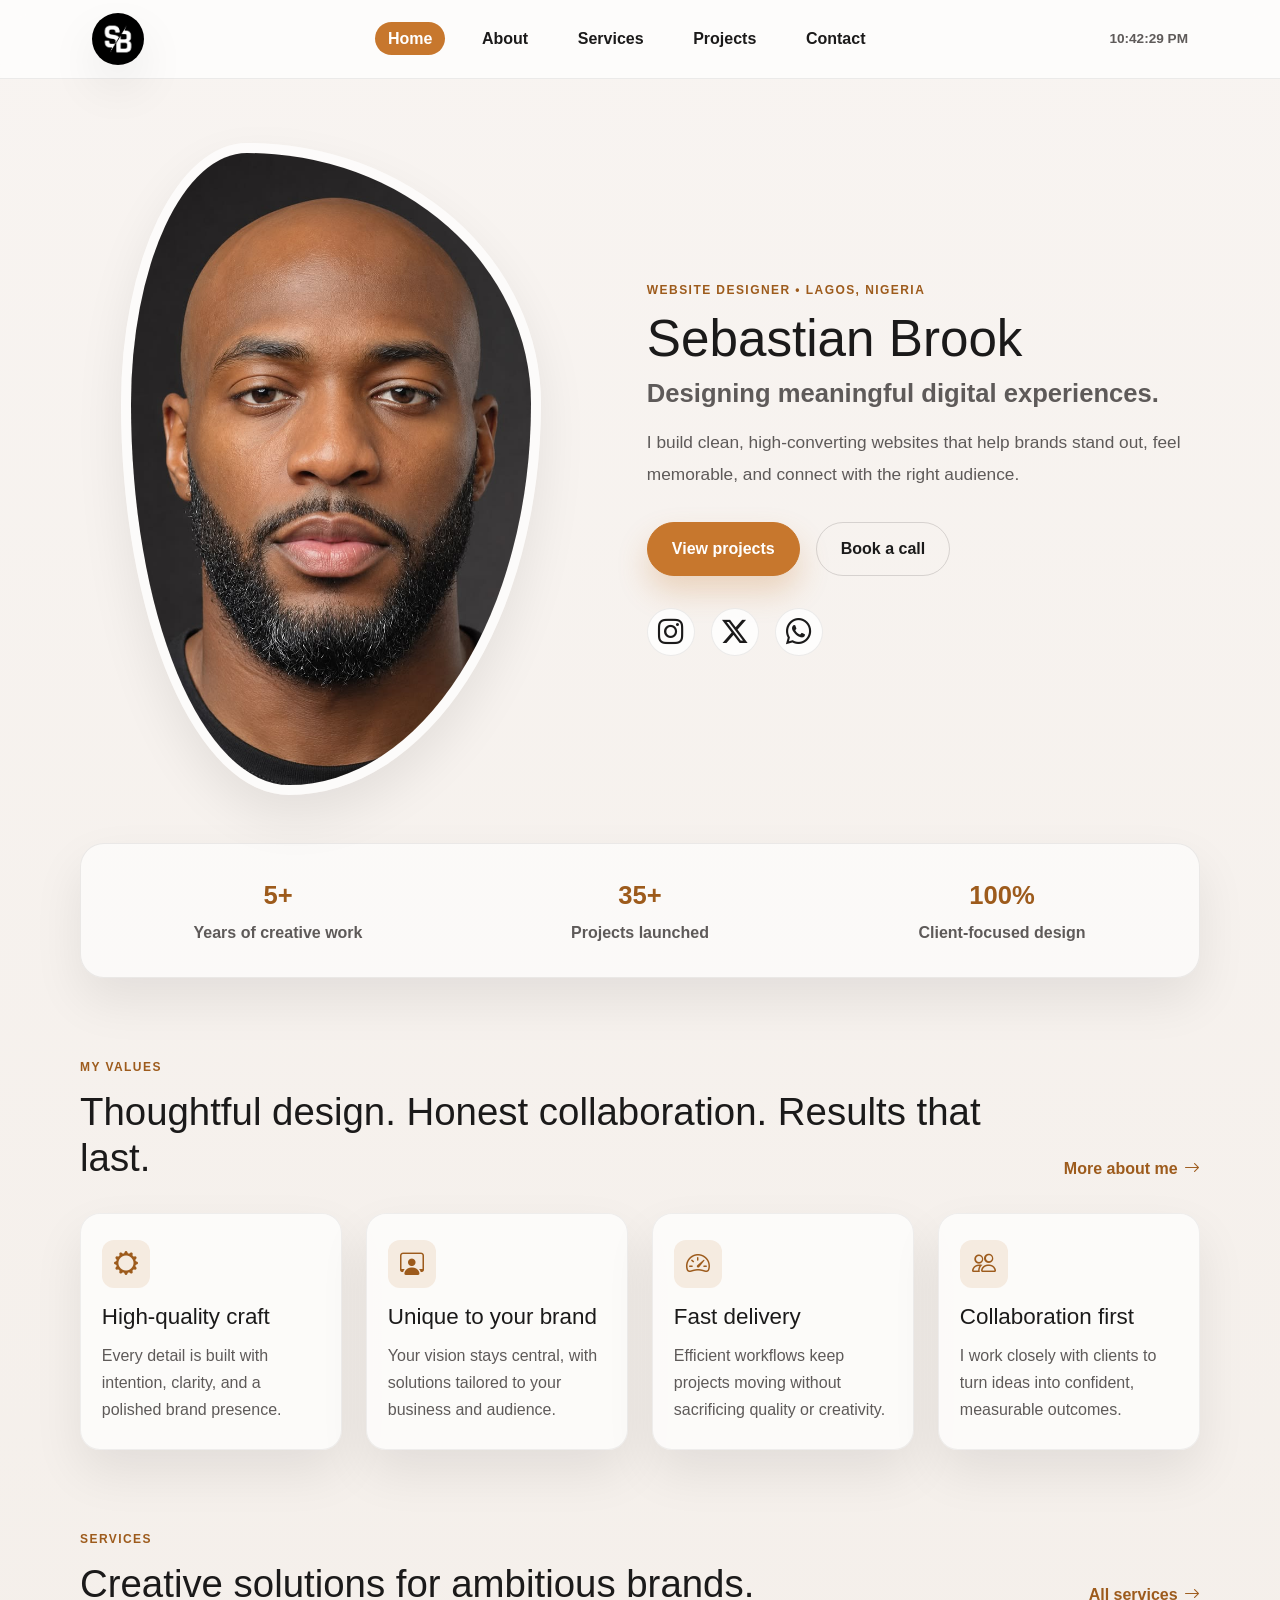
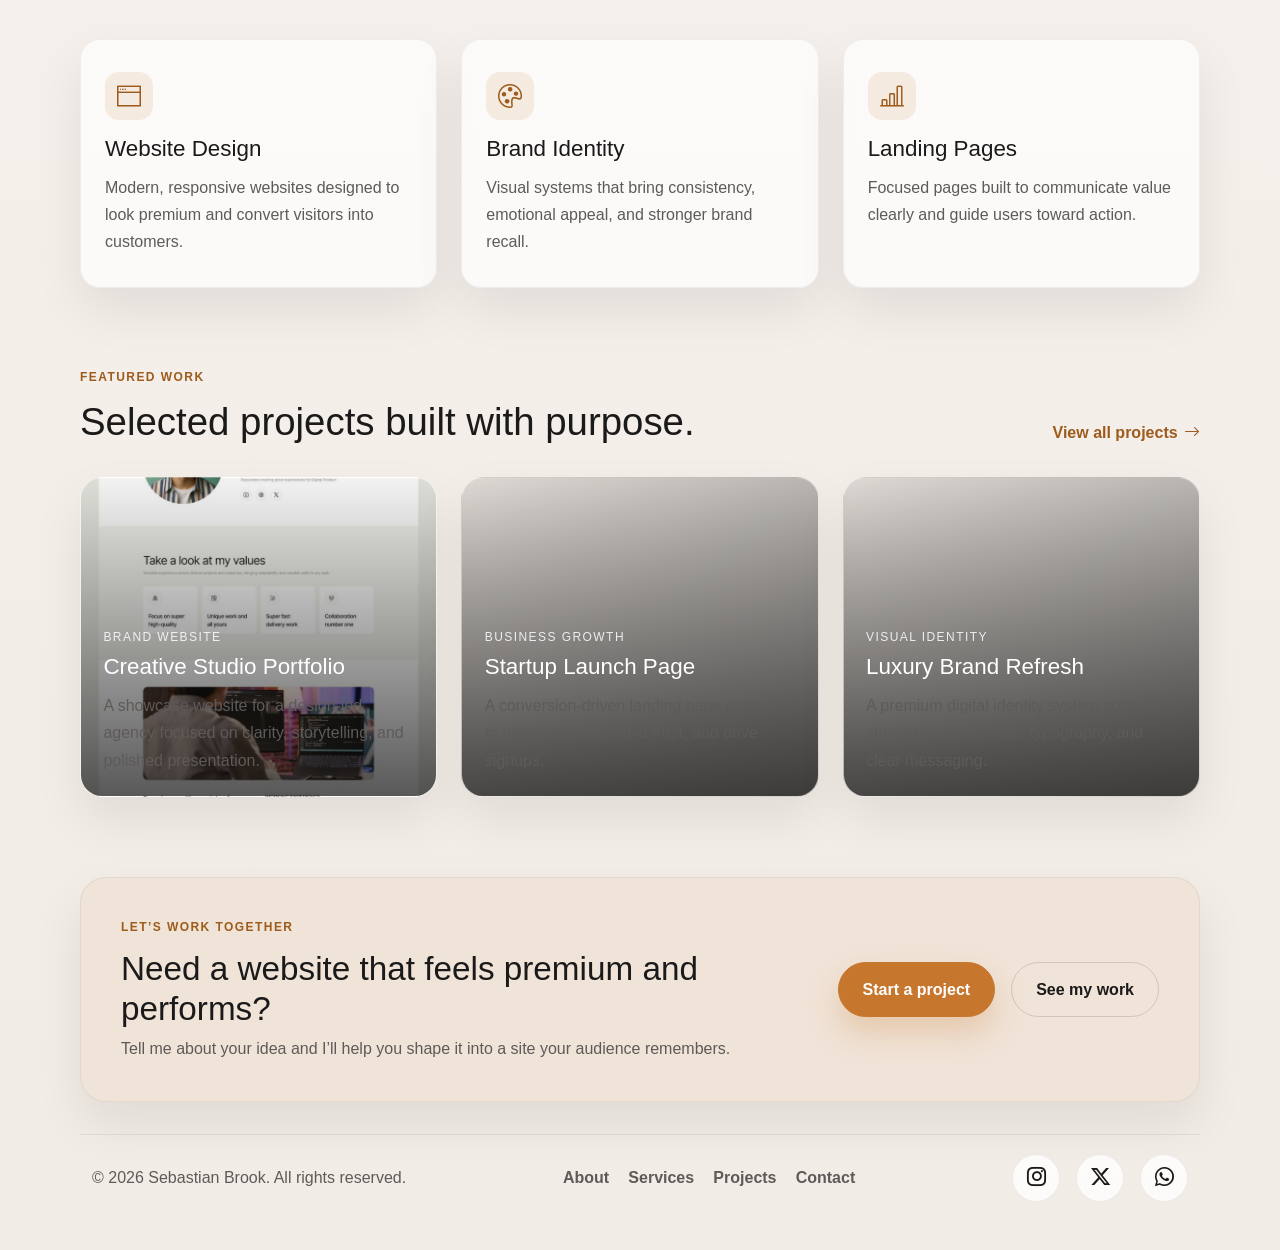
<file: index.html>
<!DOCTYPE html>
<html lang="en">
<head>
    <meta charset="UTF-8">
    <meta name="viewport" content="width=device-width, initial-scale=1.0">
    <meta name="description" content="Personal portfolio website for Sebastian Brook, a Lagos-based website designer and digital creator.">
    <link href="https://cdn.jsdelivr.net/npm/bootstrap@5.3.8/dist/css/bootstrap.min.css" rel="stylesheet" integrity="sha384-sRIl4kxILFvY47J16cr9ZwB07vP4J8+LH7qKQnuqkuIAvNWLzeN8tE5YBujZqJLB" crossorigin="anonymous">
    <link rel="stylesheet" href="https://cdn.jsdelivr.net/npm/bootstrap-icons@1.11.3/font/bootstrap-icons.css">
    <link rel="stylesheet" href="style.css">
    <link rel="icon" href="sblogo.png">
    <title>Sebastian Brook | Portfolio</title>
</head>
<body>
    <header class="site-header">
        <nav class="nav-bar container">
            <a href="index.html" class="logo" aria-label="Sebastian Brook home">
                <img src="sblogo.png" alt="Sebastian Brook logo">
            </a>
            <ul class="nav-links" id="nav-links">
                <li><a href="index.html">Home</a></li>
                <li><a href="about.html">About</a></li>
                <li><a href="services.html">Services</a></li>
                <li><a href="projects.html">Projects</a></li>
                <li><a href="contact.html">Contact</a></li>
            </ul>
            <time class="nav-time" id="nav-time" aria-label="Current local time"></time>
            <button class="nav-toggle" type="button" aria-label="Open menu" aria-expanded="false" aria-controls="nav-links">
                <i class="bi bi-list" aria-hidden="true"></i>
            </button>
        </nav>
    </header>

    <main>
        <section class="hero container" id="home">
            <div class="hero-image">
                <img src="my face.png" alt="Portrait of Sebastian Brook">
            </div>

            <div class="hero-content">
                <p class="eyebrow">Website designer • Lagos, Nigeria</p>
                <h1>Sebastian Brook</h1>
                <h2>Designing meaningful digital experiences.</h2>
                <p class="lead">
                    I build clean, high-converting websites that help brands stand out, feel memorable,
                    and connect with the right audience.
                </p>

                <div class="cta-group">
                    <a href="projects.html" class="btn btn-primary">View projects</a>
                    <a href="contact.html" class="btn btn-secondary">Book a call</a>
                </div>

                <div class="socials" aria-label="Social media links">
                    <a href="https://www.instagram.com" target="_blank" rel="noreferrer" aria-label="Instagram"><i class="bi bi-instagram"></i></a>
                    <a href="https://www.x.com" target="_blank" rel="noreferrer" aria-label="X"><i class="bi bi-twitter-x"></i></a>
                    <a href="https://wa.me/2348000000000" target="_blank" rel="noreferrer" aria-label="WhatsApp"><i class="bi bi-whatsapp"></i></a>
                </div>
            </div>
        </section>

        <section class="info-band">
            <div class="container info-grid">
                <div>
                    <strong>5+</strong>
                    <span>Years of creative work</span>
                </div>
                <div>
                    <strong>35+</strong>
                    <span>Projects launched</span>
                </div>
                <div>
                    <strong>100%</strong>
                    <span>Client-focused design</span>
                </div>
            </div>
        </section>

        <section class="values container">
            <div class="section-heading split-heading">
                <div>
                    <p class="eyebrow">My values</p>
                    <h3>Thoughtful design. Honest collaboration. Results that last.</h3>
                </div>
                <a href="about.html" class="text-link">More about me <i class="bi bi-arrow-right"></i></a>
            </div>

            <div class="task-grid">
                <article class="md-task">
                    <div class="icon"><i class="bi bi-gear-wide"></i></div>
                    <h4>High-quality craft</h4>
                    <p>Every detail is built with intention, clarity, and a polished brand presence.</p>
                </article>
                <article class="md-task">
                    <div class="icon"><i class="bi bi-person-workspace"></i></div>
                    <h4>Unique to your brand</h4>
                    <p>Your vision stays central, with solutions tailored to your business and audience.</p>
                </article>
                <article class="md-task">
                    <div class="icon"><i class="bi bi-speedometer2"></i></div>
                    <h4>Fast delivery</h4>
                    <p>Efficient workflows keep projects moving without sacrificing quality or creativity.</p>
                </article>
                <article class="md-task">
                    <div class="icon"><i class="bi bi-people"></i></div>
                    <h4>Collaboration first</h4>
                    <p>I work closely with clients to turn ideas into confident, measurable outcomes.</p>
                </article>
            </div>
        </section>

        <section class="services container">
            <div class="section-heading split-heading">
                <div>
                    <p class="eyebrow">Services</p>
                    <h3>Creative solutions for ambitious brands.</h3>
                </div>
                <a href="services.html" class="text-link">All services <i class="bi bi-arrow-right"></i></a>
            </div>

            <div class="services-grid">
                <article class="service-card">
                    <i class="bi bi-window-fullscreen"></i>
                    <h4>Website Design</h4>
                    <p>Modern, responsive websites designed to look premium and convert visitors into customers.</p>
                </article>
                <article class="service-card">
                    <i class="bi bi-palette"></i>
                    <h4>Brand Identity</h4>
                    <p>Visual systems that bring consistency, emotional appeal, and stronger brand recall.</p>
                </article>
                <article class="service-card">
                    <i class="bi bi-bar-chart-line"></i>
                    <h4>Landing Pages</h4>
                    <p>Focused pages built to communicate value clearly and guide users toward action.</p>
                </article>
            </div>
        </section>

        <section class="projects container">
            <div class="section-heading split-heading">
                <div>
                    <p class="eyebrow">Featured work</p>
                    <h3>Selected projects built with purpose.</h3>
                </div>
                <a href="projects.html" class="text-link">View all projects <i class="bi bi-arrow-right"></i></a>
            </div>

            <div class="project-grid">
                <article class="project-card project-one">
                    <div class="project-content">
                        <span>Brand website</span>
                        <h4>Creative Studio Portfolio</h4>
                        <p>A showcase website for a design-led agency focused on clarity, storytelling, and polished presentation.</p>
                    </div>
                </article>
                <article class="project-card project-two">
                    <div class="project-content">
                        <span>Business growth</span>
                        <h4>Startup Launch Page</h4>
                        <p>A conversion-driven landing page created to highlight value, build trust, and drive signups.</p>
                    </div>
                </article>
                <article class="project-card project-three">
                    <div class="project-content">
                        <span>Visual identity</span>
                        <h4>Luxury Brand Refresh</h4>
                        <p>A premium digital identity system combining strong visuals, elegant typography, and clear messaging.</p>
                    </div>
                </article>
            </div>
        </section>

        <section class="cta-band container">
            <div class="cta-inner">
                <div>
                    <p class="eyebrow">Let’s work together</p>
                    <h3>Need a website that feels premium and performs?</h3>
                    <p>Tell me about your idea and I’ll help you shape it into a site your audience remembers.</p>
                </div>
                <div class="cta-group">
                    <a href="contact.html" class="btn btn-primary">Start a project</a>
                    <a href="projects.html" class="btn btn-secondary">See my work</a>
                </div>
            </div>
        </section>
    </main>

    <footer class="site-footer">
        <div class="container footer-wrap">
            <p>© <span id="year">2025</span> Sebastian Brook. All rights reserved.</p>
            <ul class="footer-links">
                <li><a href="about.html">About</a></li>
                <li><a href="services.html">Services</a></li>
                <li><a href="projects.html">Projects</a></li>
                <li><a href="contact.html">Contact</a></li>
            </ul>
            <div class="socials footer-socials">
                <a href="https://www.instagram.com" target="_blank" rel="noreferrer" aria-label="Instagram"><i class="bi bi-instagram"></i></a>
                <a href="https://www.x.com" target="_blank" rel="noreferrer" aria-label="X"><i class="bi bi-twitter-x"></i></a>
                <a href="https://wa.me/2348000000000" target="_blank" rel="noreferrer" aria-label="WhatsApp"><i class="bi bi-whatsapp"></i></a>
            </div>
        </div>
    </footer>

    <script src="https://cdn.jsdelivr.net/npm/bootstrap@5.3.8/dist/js/bootstrap.bundle.min.js" integrity="sha384-FKyoEForCGlyvwx9Hj09JcYn3nv7wiPVlz7YYwJrWVcXK/BmnVDxM+D2scQbITxI" crossorigin="anonymous"></script>
    <script src="script.js"></script>
</body>
</html>
</file>
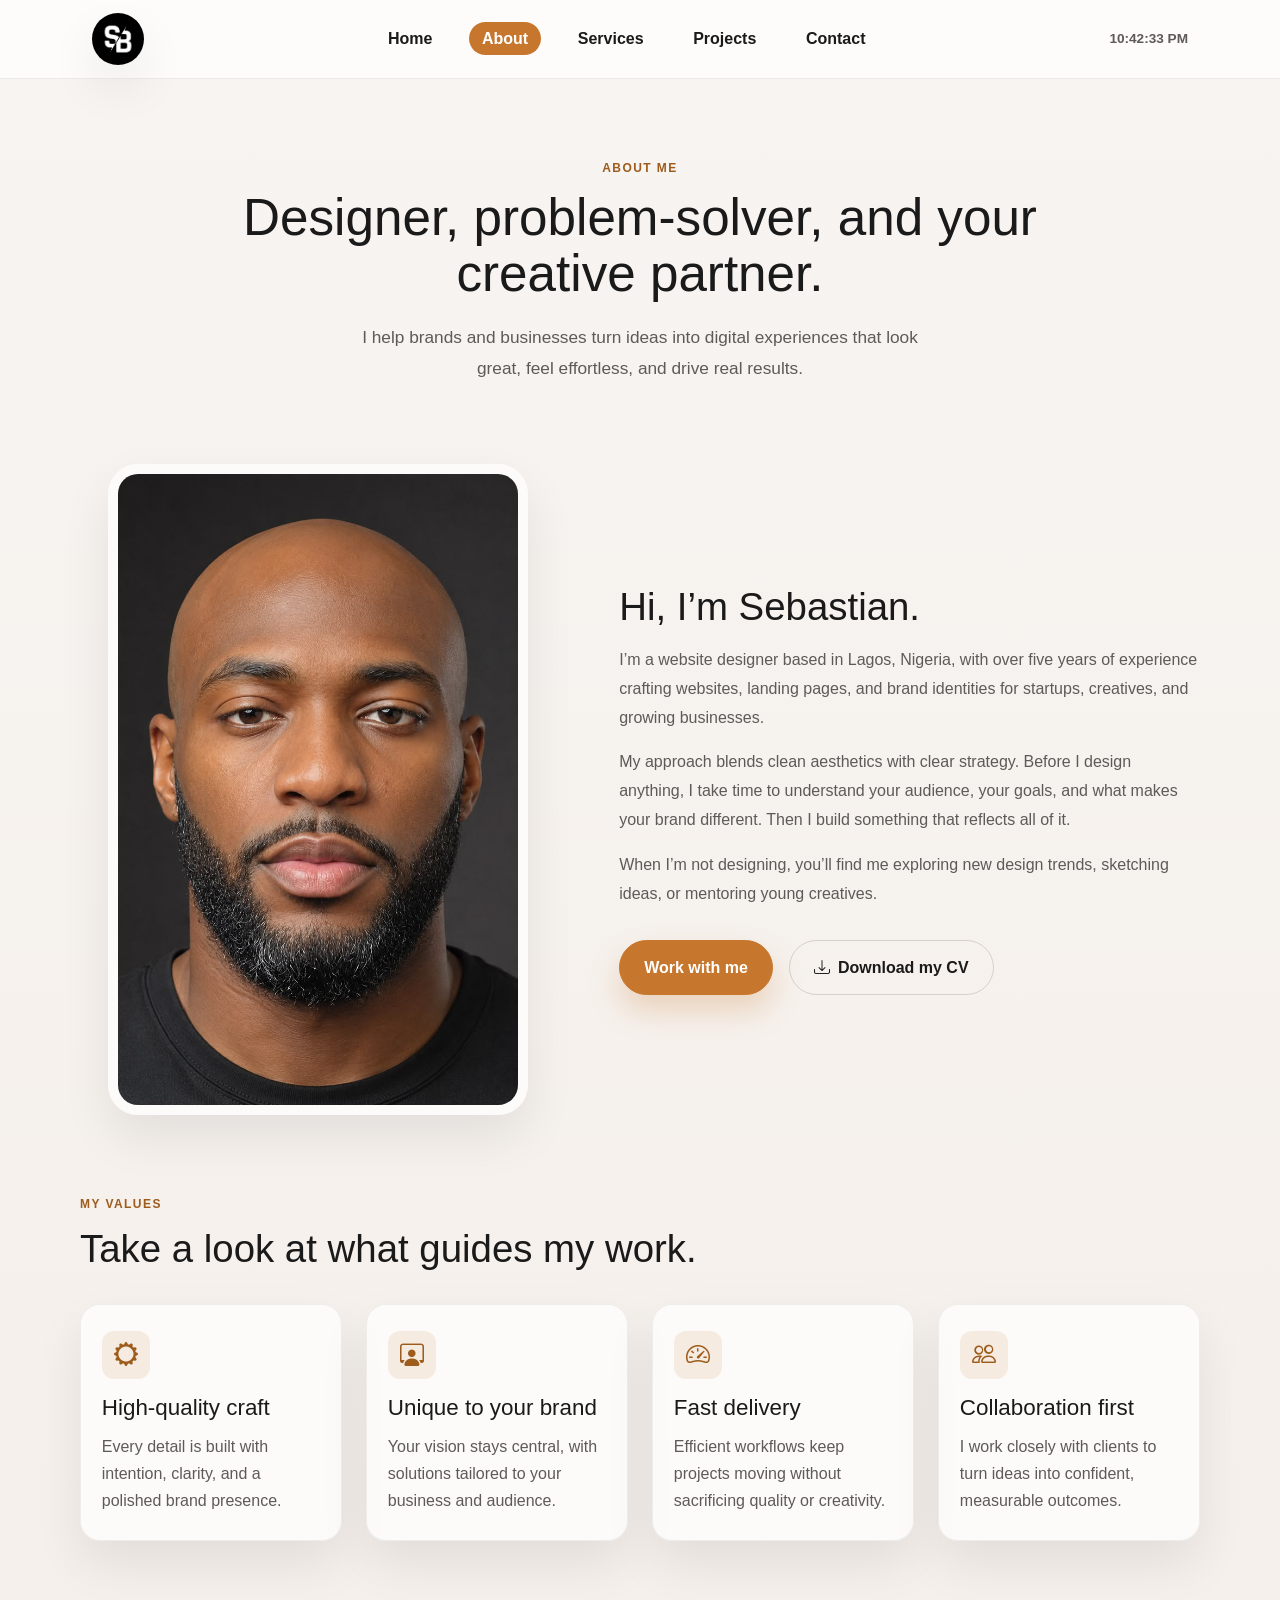
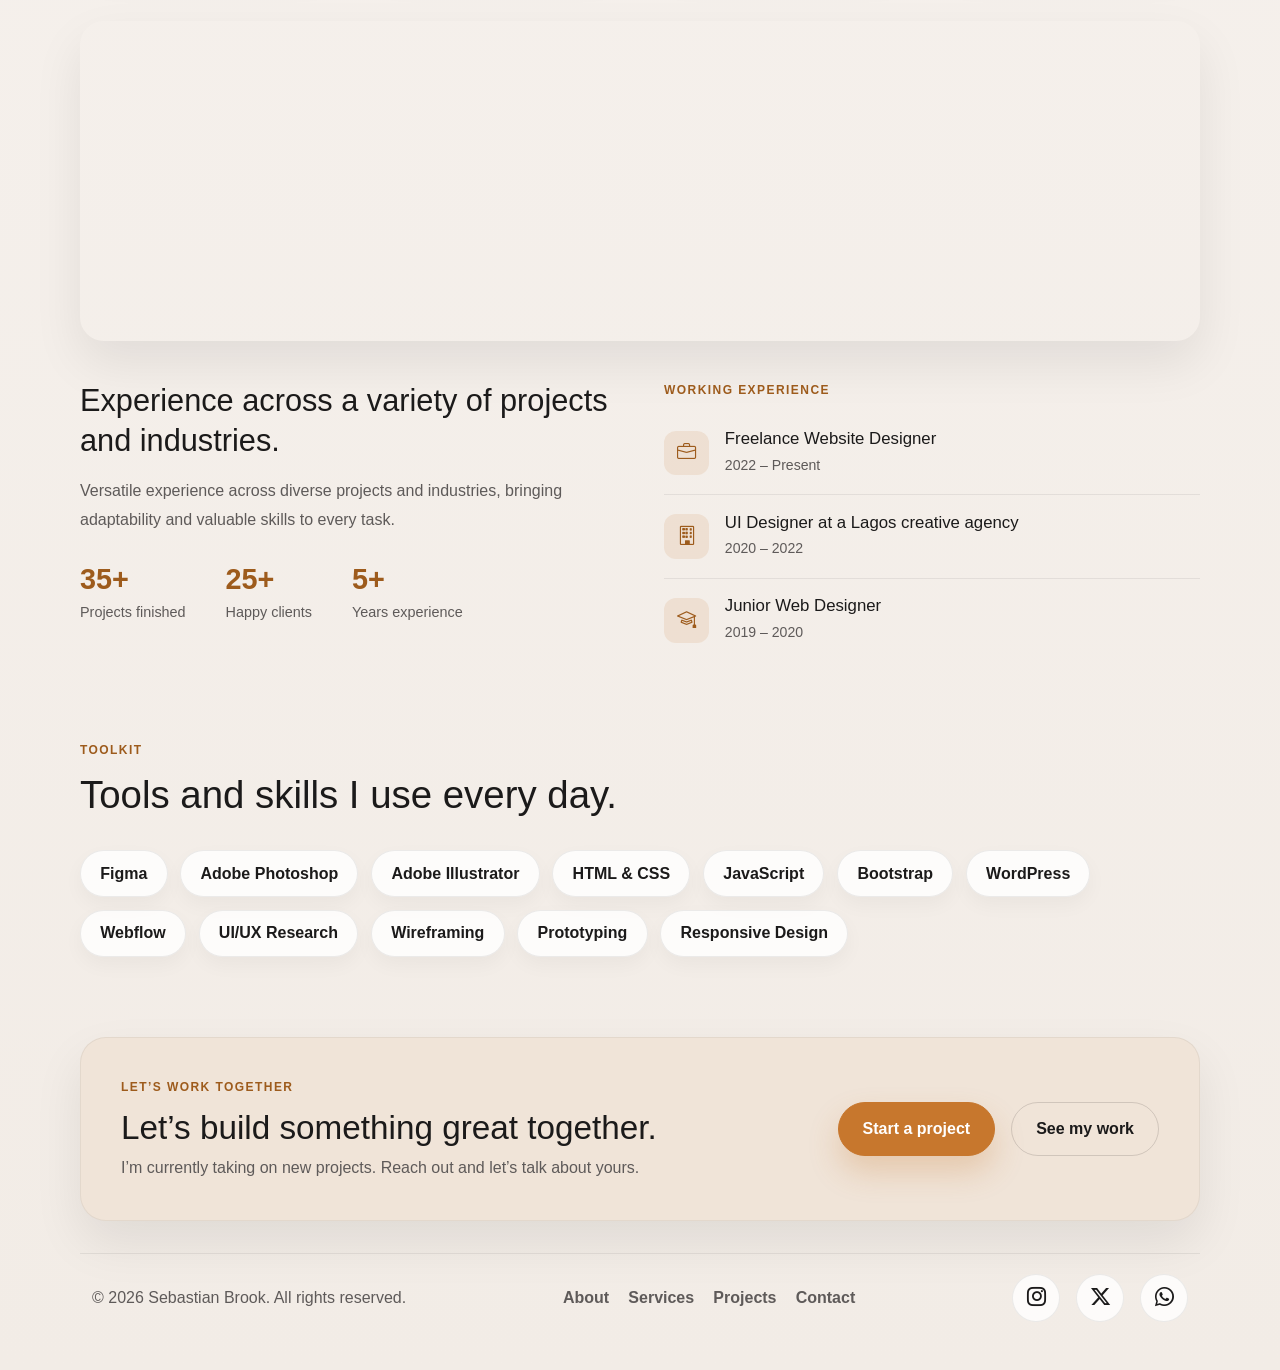
<file: about.html>
<!DOCTYPE html>
<html lang="en">
<head>
    <meta charset="UTF-8">
    <meta name="viewport" content="width=device-width, initial-scale=1.0">
    <meta name="description" content="Learn about Sebastian Brook, a Lagos-based website designer: story, values, and working experience.">
    <link href="https://cdn.jsdelivr.net/npm/bootstrap@5.3.8/dist/css/bootstrap.min.css" rel="stylesheet" integrity="sha384-sRIl4kxILFvY47J16cr9ZwB07vP4J8+LH7qKQnuqkuIAvNWLzeN8tE5YBujZqJLB" crossorigin="anonymous">
    <link rel="stylesheet" href="https://cdn.jsdelivr.net/npm/bootstrap-icons@1.11.3/font/bootstrap-icons.css">
    <link rel="stylesheet" href="style.css">
    <link rel="icon" href="sblogo.png">
    <title>About | Sebastian Brook</title>
</head>
<body>
    <header class="site-header">
        <nav class="nav-bar container">
            <a href="index.html" class="logo" aria-label="Sebastian Brook home">
                <img src="sblogo.png" alt="Sebastian Brook logo">
            </a>
            <ul class="nav-links" id="nav-links">
                <li><a href="index.html">Home</a></li>
                <li><a href="about.html">About</a></li>
                <li><a href="services.html">Services</a></li>
                <li><a href="projects.html">Projects</a></li>
                <li><a href="contact.html">Contact</a></li>
            </ul>
            <time class="nav-time" id="nav-time" aria-label="Current local time"></time>
            <button class="nav-toggle" type="button" aria-label="Open menu" aria-expanded="false" aria-controls="nav-links">
                <i class="bi bi-list" aria-hidden="true"></i>
            </button>
        </nav>
    </header>

    <main>
        <section class="page-hero container">
            <p class="eyebrow">About me</p>
            <h1>Designer, problem-solver, and your creative partner.</h1>
            <p class="lead">I help brands and businesses turn ideas into digital experiences that look great, feel effortless, and drive real results.</p>
        </section>

        <section class="about-intro container">
            <div class="about-image">
                <img src="my face.png" alt="Portrait of Sebastian Brook">
            </div>
            <div class="about-text">
                <h3>Hi, I’m Sebastian.</h3>
                <p>I’m a website designer based in Lagos, Nigeria, with over five years of experience crafting websites, landing pages, and brand identities for startups, creatives, and growing businesses.</p>
                <p>My approach blends clean aesthetics with clear strategy. Before I design anything, I take time to understand your audience, your goals, and what makes your brand different. Then I build something that reflects all of it.</p>
                <p>When I’m not designing, you’ll find me exploring new design trends, sketching ideas, or mentoring young creatives.</p>
                <div class="cta-group">
                    <a href="contact.html" class="btn btn-primary">Work with me</a>
                    <a href="#" class="btn btn-secondary"><i class="bi bi-download me-2"></i>Download my CV</a>
                </div>
            </div>
        </section>

        <section class="values container">
            <div class="section-heading">
                <p class="eyebrow">My values</p>
                <h3>Take a look at what guides my work.</h3>
            </div>

            <div class="task-grid">
                <article class="md-task">
                    <div class="icon"><i class="bi bi-gear-wide"></i></div>
                    <h4>High-quality craft</h4>
                    <p>Every detail is built with intention, clarity, and a polished brand presence.</p>
                </article>
                <article class="md-task">
                    <div class="icon"><i class="bi bi-person-workspace"></i></div>
                    <h4>Unique to your brand</h4>
                    <p>Your vision stays central, with solutions tailored to your business and audience.</p>
                </article>
                <article class="md-task">
                    <div class="icon"><i class="bi bi-speedometer2"></i></div>
                    <h4>Fast delivery</h4>
                    <p>Efficient workflows keep projects moving without sacrificing quality or creativity.</p>
                </article>
                <article class="md-task">
                    <div class="icon"><i class="bi bi-people"></i></div>
                    <h4>Collaboration first</h4>
                    <p>I work closely with clients to turn ideas into confident, measurable outcomes.</p>
                </article>
            </div>
        </section>

        <section class="experience container">
            <div class="experience-banner" role="img" aria-label="Designer working at a desk with multiple screens"></div>

            <div class="experience-grid">
                <div>
                    <h3>Experience across a variety of projects and industries.</h3>
                    <p class="muted-text">Versatile experience across diverse projects and industries, bringing adaptability and valuable skills to every task.</p>
                    <div class="stat-row">
                        <div><strong>35+</strong><span>Projects finished</span></div>
                        <div><strong>25+</strong><span>Happy clients</span></div>
                        <div><strong>5+</strong><span>Years experience</span></div>
                    </div>
                </div>

                <div>
                    <p class="eyebrow">Working experience</p>
                    <ul class="experience-list">
                        <li>
                            <div class="exp-icon"><i class="bi bi-briefcase"></i></div>
                            <div>
                                <h4>Freelance Website Designer</h4>
                                <span>2022 – Present</span>
                            </div>
                        </li>
                        <li>
                            <div class="exp-icon"><i class="bi bi-building"></i></div>
                            <div>
                                <h4>UI Designer at a Lagos creative agency</h4>
                                <span>2020 – 2022</span>
                            </div>
                        </li>
                        <li>
                            <div class="exp-icon"><i class="bi bi-mortarboard"></i></div>
                            <div>
                                <h4>Junior Web Designer</h4>
                                <span>2019 – 2020</span>
                            </div>
                        </li>
                    </ul>
                </div>
            </div>
        </section>

        <section class="skills container">
            <div class="section-heading">
                <p class="eyebrow">Toolkit</p>
                <h3>Tools and skills I use every day.</h3>
            </div>
            <ul class="skill-tags">
                <li>Figma</li>
                <li>Adobe Photoshop</li>
                <li>Adobe Illustrator</li>
                <li>HTML &amp; CSS</li>
                <li>JavaScript</li>
                <li>Bootstrap</li>
                <li>WordPress</li>
                <li>Webflow</li>
                <li>UI/UX Research</li>
                <li>Wireframing</li>
                <li>Prototyping</li>
                <li>Responsive Design</li>
            </ul>
        </section>

        <section class="cta-band container">
            <div class="cta-inner">
                <div>
                    <p class="eyebrow">Let’s work together</p>
                    <h3>Let’s build something great together.</h3>
                    <p>I’m currently taking on new projects. Reach out and let’s talk about yours.</p>
                </div>
                <div class="cta-group">
                    <a href="contact.html" class="btn btn-primary">Start a project</a>
                    <a href="projects.html" class="btn btn-secondary">See my work</a>
                </div>
            </div>
        </section>
    </main>

    <footer class="site-footer">
        <div class="container footer-wrap">
            <p>© <span id="year">2025</span> Sebastian Brook. All rights reserved.</p>
            <ul class="footer-links">
                <li><a href="about.html">About</a></li>
                <li><a href="services.html">Services</a></li>
                <li><a href="projects.html">Projects</a></li>
                <li><a href="contact.html">Contact</a></li>
            </ul>
            <div class="socials footer-socials">
                <a href="https://www.instagram.com" target="_blank" rel="noreferrer" aria-label="Instagram"><i class="bi bi-instagram"></i></a>
                <a href="https://www.x.com" target="_blank" rel="noreferrer" aria-label="X"><i class="bi bi-twitter-x"></i></a>
                <a href="https://wa.me/2348000000000" target="_blank" rel="noreferrer" aria-label="WhatsApp"><i class="bi bi-whatsapp"></i></a>
            </div>
        </div>
    </footer>

    <script src="https://cdn.jsdelivr.net/npm/bootstrap@5.3.8/dist/js/bootstrap.bundle.min.js" integrity="sha384-FKyoEForCGlyvwx9Hj09JcYn3nv7wiPVlz7YYwJrWVcXK/BmnVDxM+D2scQbITxI" crossorigin="anonymous"></script>
    <script src="script.js"></script>
</body>
</html>
</file>
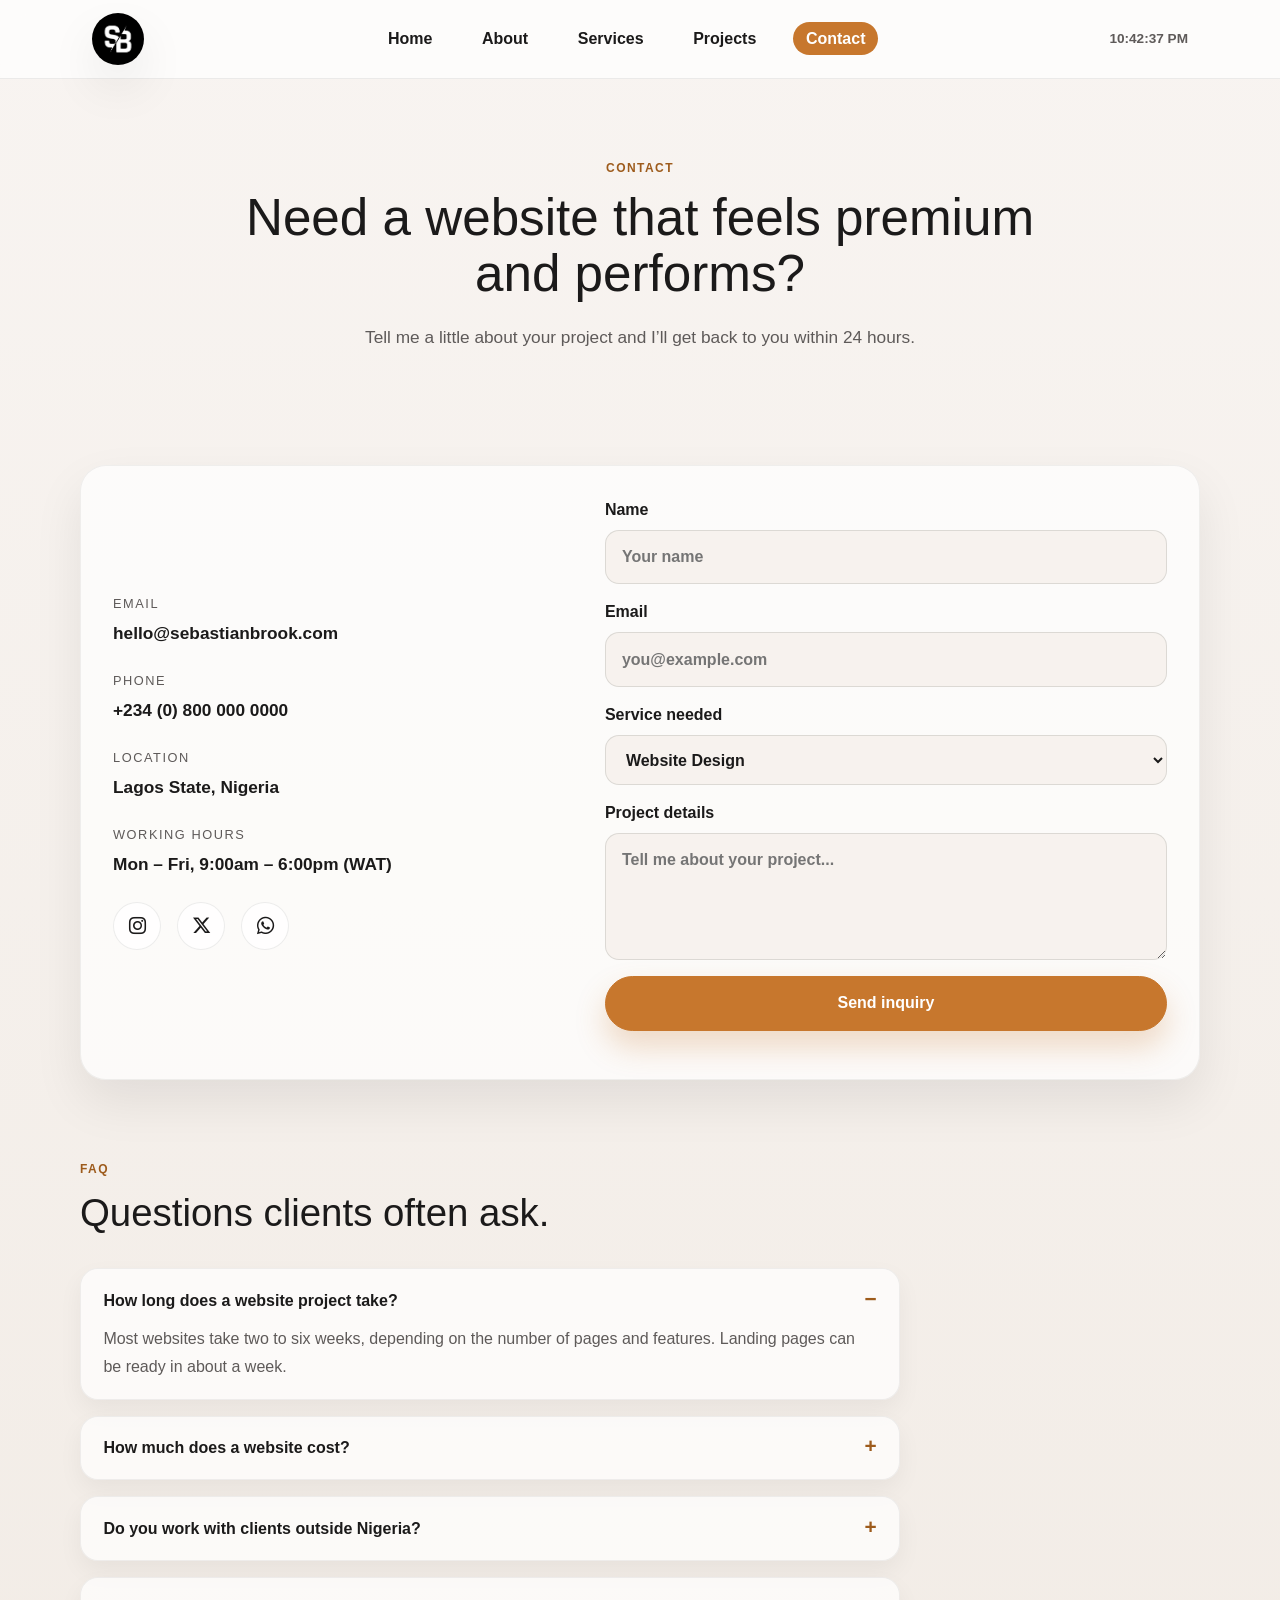
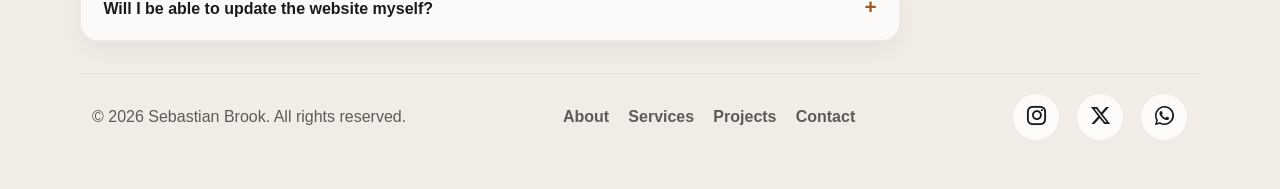
<file: contact.html>
<!DOCTYPE html>
<html lang="en">
<head>
    <meta charset="UTF-8">
    <meta name="viewport" content="width=device-width, initial-scale=1.0">
    <meta name="description" content="Get in touch with Sebastian Brook to start your website or branding project.">
    <link href="https://cdn.jsdelivr.net/npm/bootstrap@5.3.8/dist/css/bootstrap.min.css" rel="stylesheet" integrity="sha384-sRIl4kxILFvY47J16cr9ZwB07vP4J8+LH7qKQnuqkuIAvNWLzeN8tE5YBujZqJLB" crossorigin="anonymous">
    <link rel="stylesheet" href="https://cdn.jsdelivr.net/npm/bootstrap-icons@1.11.3/font/bootstrap-icons.css">
    <link rel="stylesheet" href="style.css">
    <link rel="icon" href="sblogo.png">
    <title>Contact | Sebastian Brook</title>
</head>
<body>
    <header class="site-header">
        <nav class="nav-bar container">
            <a href="index.html" class="logo" aria-label="Sebastian Brook home">
                <img src="sblogo.png" alt="Sebastian Brook logo">
            </a>
            <ul class="nav-links" id="nav-links">
                <li><a href="index.html">Home</a></li>
                <li><a href="about.html">About</a></li>
                <li><a href="services.html">Services</a></li>
                <li><a href="projects.html">Projects</a></li>
                <li><a href="contact.html">Contact</a></li>
            </ul>
            <time class="nav-time" id="nav-time" aria-label="Current local time"></time>
            <button class="nav-toggle" type="button" aria-label="Open menu" aria-expanded="false" aria-controls="nav-links">
                <i class="bi bi-list" aria-hidden="true"></i>
            </button>
        </nav>
    </header>

    <main>
        <section class="page-hero container">
            <p class="eyebrow">Contact</p>
            <h1>Need a website that feels premium and performs?</h1>
            <p class="lead">Tell me a little about your project and I’ll get back to you within 24 hours.</p>
        </section>

        <section class="contact container">
            <div class="contact-box">
                <div class="contact-details">
                    <div>
                        <span>Email</span>
                        <a href="mailto:hello@sebastianbrook.com">hello@sebastianbrook.com</a>
                    </div>
                    <div>
                        <span>Phone</span>
                        <a href="tel:+2348000000000">+234 (0) 800 000 0000</a>
                    </div>
                    <div>
                        <span>Location</span>
                        <p>Lagos State, Nigeria</p>
                    </div>
                    <div>
                        <span>Working hours</span>
                        <p>Mon – Fri, 9:00am – 6:00pm (WAT)</p>
                    </div>
                    <div class="socials contact-socials" aria-label="Social media links">
                        <a href="https://www.instagram.com" target="_blank" rel="noreferrer" aria-label="Instagram"><i class="bi bi-instagram"></i></a>
                        <a href="https://www.x.com" target="_blank" rel="noreferrer" aria-label="X"><i class="bi bi-twitter-x"></i></a>
                        <a href="https://wa.me/2348000000000" target="_blank" rel="noreferrer" aria-label="WhatsApp"><i class="bi bi-whatsapp"></i></a>
                    </div>
                </div>

                <form class="contact-form" action="#" method="post" novalidate>
                    <label>
                        Name
                        <input type="text" name="name" placeholder="Your name" required>
                    </label>
                    <label>
                        Email
                        <input type="email" name="email" placeholder="you@example.com" required>
                    </label>
                    <label>
                        Service needed
                        <select name="service">
                            <option>Website Design</option>
                            <option>Brand Identity</option>
                            <option>Landing Page</option>
                            <option>UI/UX Design</option>
                            <option>E-commerce Website</option>
                            <option>Something else</option>
                        </select>
                    </label>
                    <label>
                        Project details
                        <textarea name="message" rows="4" placeholder="Tell me about your project..." required></textarea>
                    </label>
                    <button type="submit" class="btn btn-primary">Send inquiry</button>
                    <p class="form-status" role="status" aria-live="polite"></p>
                </form>
            </div>
        </section>

        <section class="faq container">
            <div class="section-heading">
                <p class="eyebrow">FAQ</p>
                <h3>Questions clients often ask.</h3>
            </div>

            <div class="faq-list">
                <details open>
                    <summary>How long does a website project take?</summary>
                    <p>Most websites take two to six weeks, depending on the number of pages and features. Landing pages can be ready in about a week.</p>
                </details>
                <details>
                    <summary>How much does a website cost?</summary>
                    <p>Pricing depends on scope. After a short call, I’ll send a clear quote with no hidden costs.</p>
                </details>
                <details>
                    <summary>Do you work with clients outside Nigeria?</summary>
                    <p>Yes. I work with clients worldwide and communicate through email, WhatsApp, and video calls.</p>
                </details>
                <details>
                    <summary>Will I be able to update the website myself?</summary>
                    <p>Absolutely. I can build on platforms that are easy to manage and show you how to make updates.</p>
                </details>
            </div>
        </section>
    </main>

    <footer class="site-footer">
        <div class="container footer-wrap">
            <p>© <span id="year">2025</span> Sebastian Brook. All rights reserved.</p>
            <ul class="footer-links">
                <li><a href="about.html">About</a></li>
                <li><a href="services.html">Services</a></li>
                <li><a href="projects.html">Projects</a></li>
                <li><a href="contact.html">Contact</a></li>
            </ul>
            <div class="socials footer-socials">
                <a href="https://www.instagram.com" target="_blank" rel="noreferrer" aria-label="Instagram"><i class="bi bi-instagram"></i></a>
                <a href="https://www.x.com" target="_blank" rel="noreferrer" aria-label="X"><i class="bi bi-twitter-x"></i></a>
                <a href="https://wa.me/2348000000000" target="_blank" rel="noreferrer" aria-label="WhatsApp"><i class="bi bi-whatsapp"></i></a>
            </div>
        </div>
    </footer>

    <script src="https://cdn.jsdelivr.net/npm/bootstrap@5.3.8/dist/js/bootstrap.bundle.min.js" integrity="sha384-FKyoEForCGlyvwx9Hj09JcYn3nv7wiPVlz7YYwJrWVcXK/BmnVDxM+D2scQbITxI" crossorigin="anonymous"></script>
    <script src="script.js"></script>
</body>
</html>
</file>
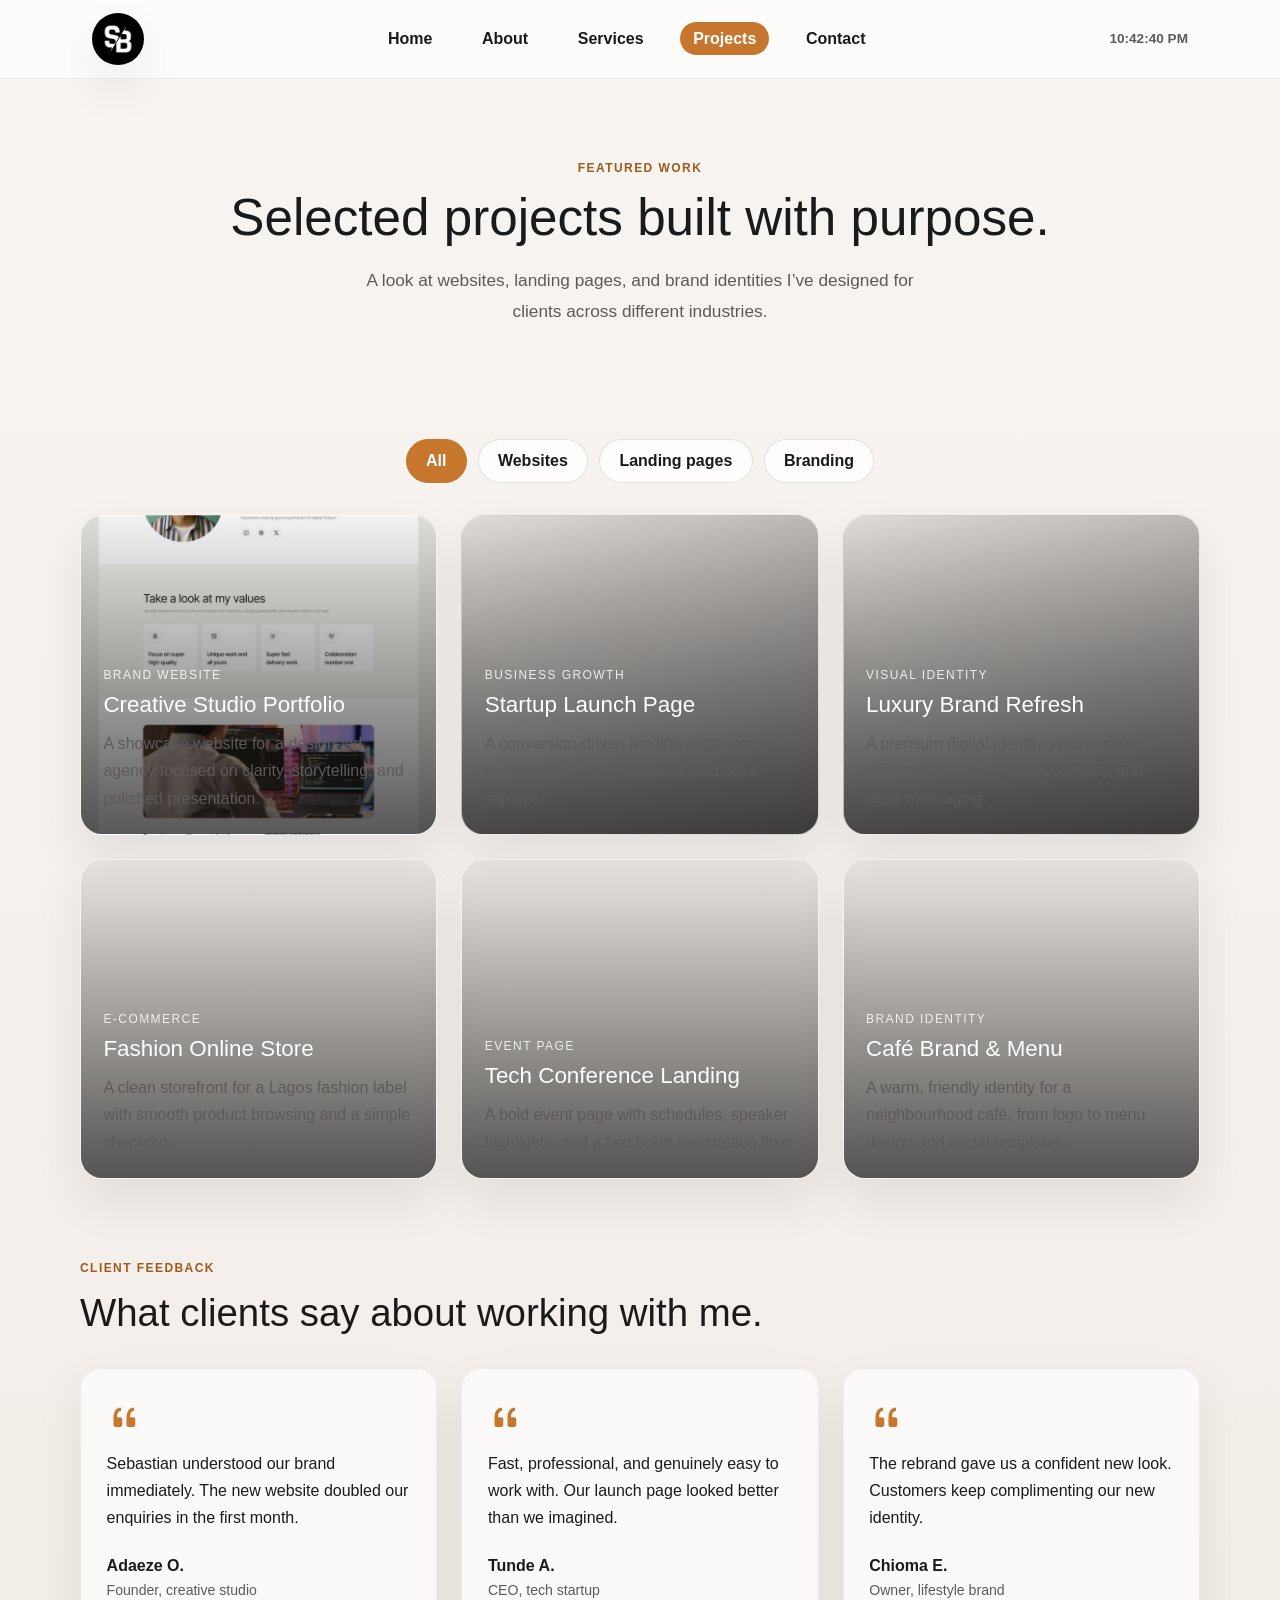
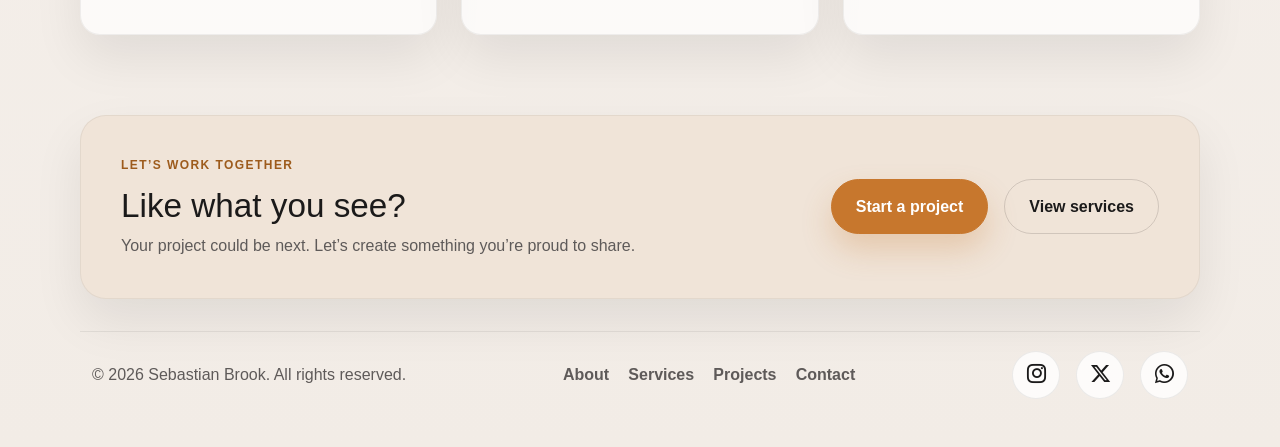
<file: projects.html>
<!DOCTYPE html>
<html lang="en">
<head>
    <meta charset="UTF-8">
    <meta name="viewport" content="width=device-width, initial-scale=1.0">
    <meta name="description" content="Selected website, landing page and brand identity projects by Sebastian Brook.">
    <link href="https://cdn.jsdelivr.net/npm/bootstrap@5.3.8/dist/css/bootstrap.min.css" rel="stylesheet" integrity="sha384-sRIl4kxILFvY47J16cr9ZwB07vP4J8+LH7qKQnuqkuIAvNWLzeN8tE5YBujZqJLB" crossorigin="anonymous">
    <link rel="stylesheet" href="https://cdn.jsdelivr.net/npm/bootstrap-icons@1.11.3/font/bootstrap-icons.css">
    <link rel="stylesheet" href="style.css">
    <link rel="icon" href="sblogo.png">
    <title>Projects | Sebastian Brook</title>
</head>
<body>
    <header class="site-header">
        <nav class="nav-bar container">
            <a href="index.html" class="logo" aria-label="Sebastian Brook home">
                <img src="sblogo.png" alt="Sebastian Brook logo">
            </a>
            <ul class="nav-links" id="nav-links">
                <li><a href="index.html">Home</a></li>
                <li><a href="about.html">About</a></li>
                <li><a href="services.html">Services</a></li>
                <li><a href="projects.html">Projects</a></li>
                <li><a href="contact.html">Contact</a></li>
            </ul>
            <time class="nav-time" id="nav-time" aria-label="Current local time"></time>
            <button class="nav-toggle" type="button" aria-label="Open menu" aria-expanded="false" aria-controls="nav-links">
                <i class="bi bi-list" aria-hidden="true"></i>
            </button>
        </nav>
    </header>

    <main>
        <section class="page-hero container">
            <p class="eyebrow">Featured work</p>
            <h1>Selected projects built with purpose.</h1>
            <p class="lead">A look at websites, landing pages, and brand identities I’ve designed for clients across different industries.</p>
        </section>

        <section class="projects container">
            <div class="filter-bar" role="group" aria-label="Filter projects">
                <button type="button" class="filter-btn active" data-filter="all">All</button>
                <button type="button" class="filter-btn" data-filter="website">Websites</button>
                <button type="button" class="filter-btn" data-filter="landing">Landing pages</button>
                <button type="button" class="filter-btn" data-filter="branding">Branding</button>
            </div>

            <div class="project-grid">
                <article class="project-card project-one" data-category="website">
                    <div class="project-content">
                        <span>Brand website</span>
                        <h4>Creative Studio Portfolio</h4>
                        <p>A showcase website for a design-led agency focused on clarity, storytelling, and polished presentation.</p>
                    </div>
                </article>
                <article class="project-card project-two" data-category="landing">
                    <div class="project-content">
                        <span>Business growth</span>
                        <h4>Startup Launch Page</h4>
                        <p>A conversion-driven landing page created to highlight value, build trust, and drive signups.</p>
                    </div>
                </article>
                <article class="project-card project-three" data-category="branding">
                    <div class="project-content">
                        <span>Visual identity</span>
                        <h4>Luxury Brand Refresh</h4>
                        <p>A premium digital identity system combining strong visuals, elegant typography, and clear messaging.</p>
                    </div>
                </article>
                <article class="project-card project-four" data-category="website">
                    <div class="project-content">
                        <span>E-commerce</span>
                        <h4>Fashion Online Store</h4>
                        <p>A clean storefront for a Lagos fashion label with smooth product browsing and a simple checkout.</p>
                    </div>
                </article>
                <article class="project-card project-five" data-category="landing">
                    <div class="project-content">
                        <span>Event page</span>
                        <h4>Tech Conference Landing</h4>
                        <p>A bold event page with schedules, speaker highlights, and a fast ticket registration flow.</p>
                    </div>
                </article>
                <article class="project-card project-six" data-category="branding">
                    <div class="project-content">
                        <span>Brand identity</span>
                        <h4>Café Brand &amp; Menu</h4>
                        <p>A warm, friendly identity for a neighbourhood café, from logo to menu design and social templates.</p>
                    </div>
                </article>
            </div>
        </section>

        <section class="testimonials container">
            <div class="section-heading">
                <p class="eyebrow">Client feedback</p>
                <h3>What clients say about working with me.</h3>
            </div>

            <div class="services-grid">
                <figure class="quote-card">
                    <i class="bi bi-quote"></i>
                    <blockquote>Sebastian understood our brand immediately. The new website doubled our enquiries in the first month.</blockquote>
                    <figcaption><strong>Adaeze O.</strong><span>Founder, creative studio</span></figcaption>
                </figure>
                <figure class="quote-card">
                    <i class="bi bi-quote"></i>
                    <blockquote>Fast, professional, and genuinely easy to work with. Our launch page looked better than we imagined.</blockquote>
                    <figcaption><strong>Tunde A.</strong><span>CEO, tech startup</span></figcaption>
                </figure>
                <figure class="quote-card">
                    <i class="bi bi-quote"></i>
                    <blockquote>The rebrand gave us a confident new look. Customers keep complimenting our new identity.</blockquote>
                    <figcaption><strong>Chioma E.</strong><span>Owner, lifestyle brand</span></figcaption>
                </figure>
            </div>
        </section>

        <section class="cta-band container">
            <div class="cta-inner">
                <div>
                    <p class="eyebrow">Let’s work together</p>
                    <h3>Like what you see?</h3>
                    <p>Your project could be next. Let’s create something you’re proud to share.</p>
                </div>
                <div class="cta-group">
                    <a href="contact.html" class="btn btn-primary">Start a project</a>
                    <a href="services.html" class="btn btn-secondary">View services</a>
                </div>
            </div>
        </section>
    </main>

    <footer class="site-footer">
        <div class="container footer-wrap">
            <p>© <span id="year">2025</span> Sebastian Brook. All rights reserved.</p>
            <ul class="footer-links">
                <li><a href="about.html">About</a></li>
                <li><a href="services.html">Services</a></li>
                <li><a href="projects.html">Projects</a></li>
                <li><a href="contact.html">Contact</a></li>
            </ul>
            <div class="socials footer-socials">
                <a href="https://www.instagram.com" target="_blank" rel="noreferrer" aria-label="Instagram"><i class="bi bi-instagram"></i></a>
                <a href="https://www.x.com" target="_blank" rel="noreferrer" aria-label="X"><i class="bi bi-twitter-x"></i></a>
                <a href="https://wa.me/2348000000000" target="_blank" rel="noreferrer" aria-label="WhatsApp"><i class="bi bi-whatsapp"></i></a>
            </div>
        </div>
    </footer>

    <script src="https://cdn.jsdelivr.net/npm/bootstrap@5.3.8/dist/js/bootstrap.bundle.min.js" integrity="sha384-FKyoEForCGlyvwx9Hj09JcYn3nv7wiPVlz7YYwJrWVcXK/BmnVDxM+D2scQbITxI" crossorigin="anonymous"></script>
    <script src="script.js"></script>
</body>
</html>
</file>
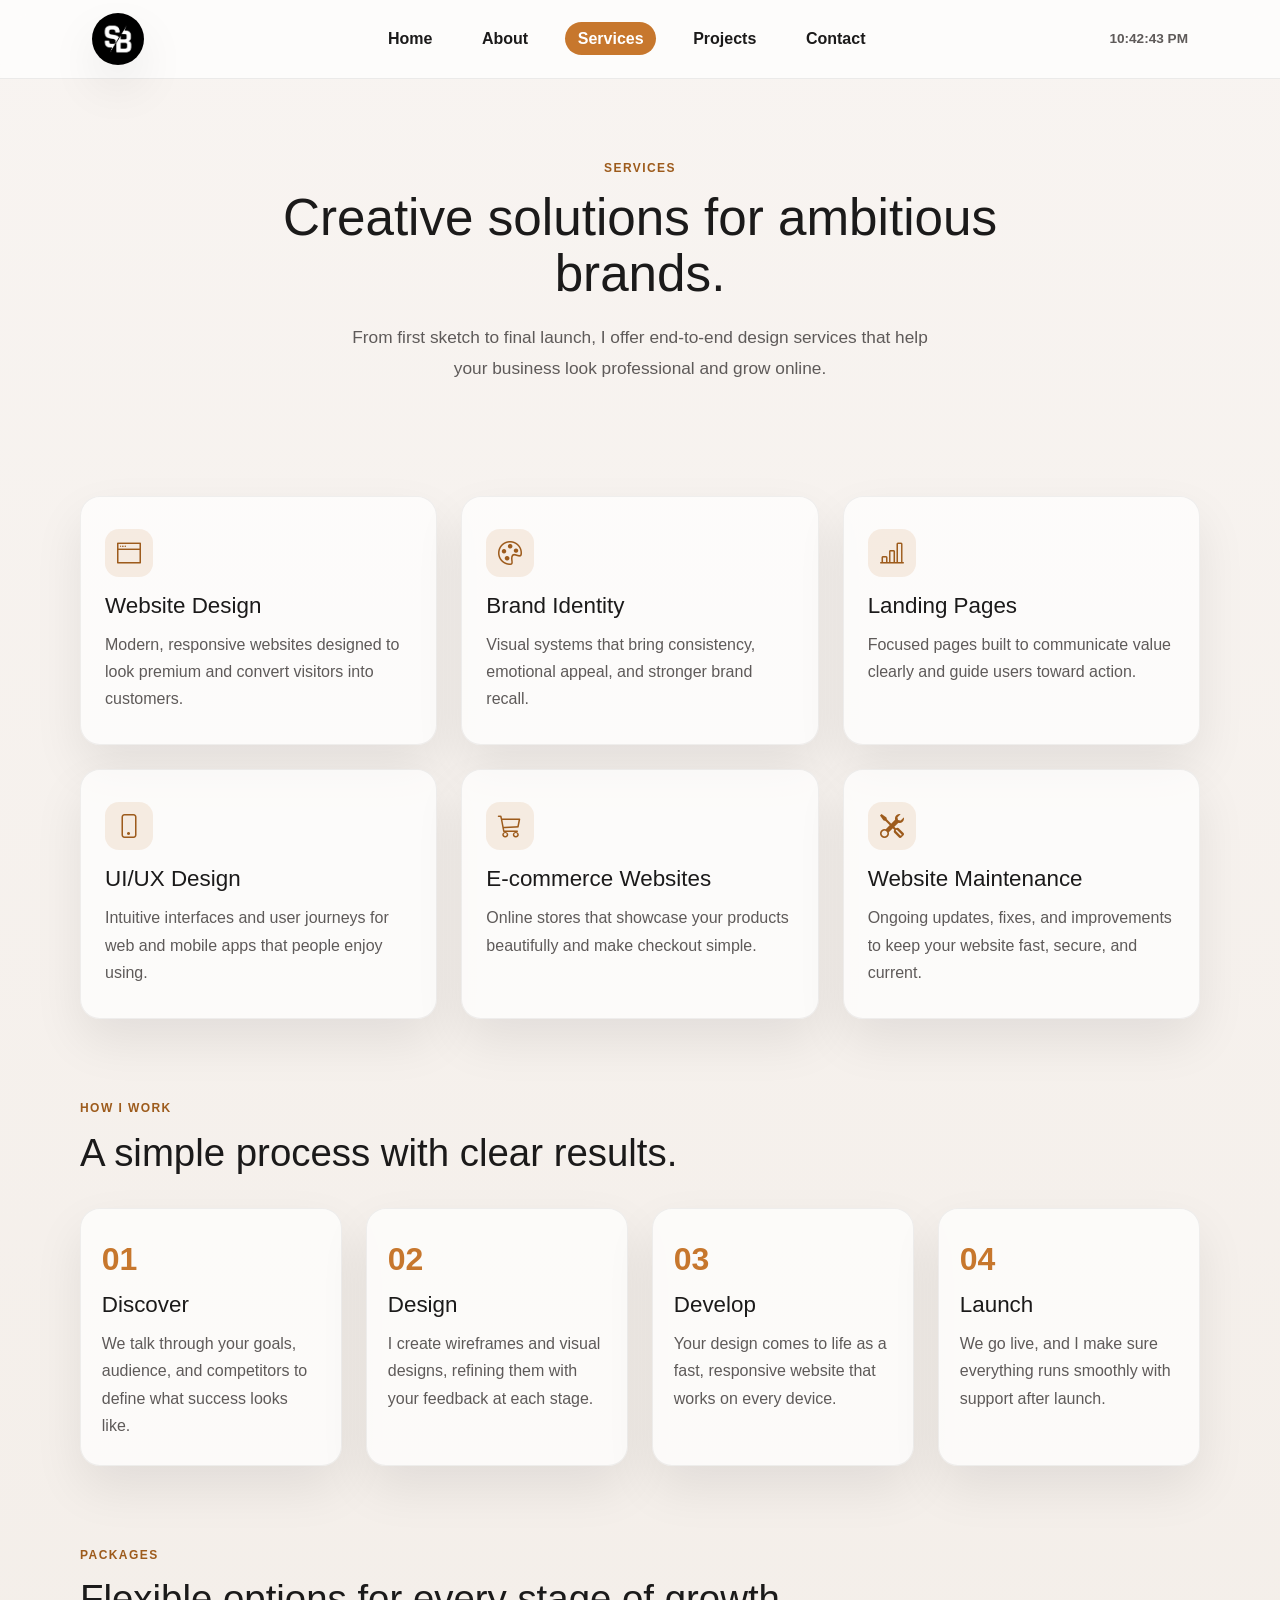
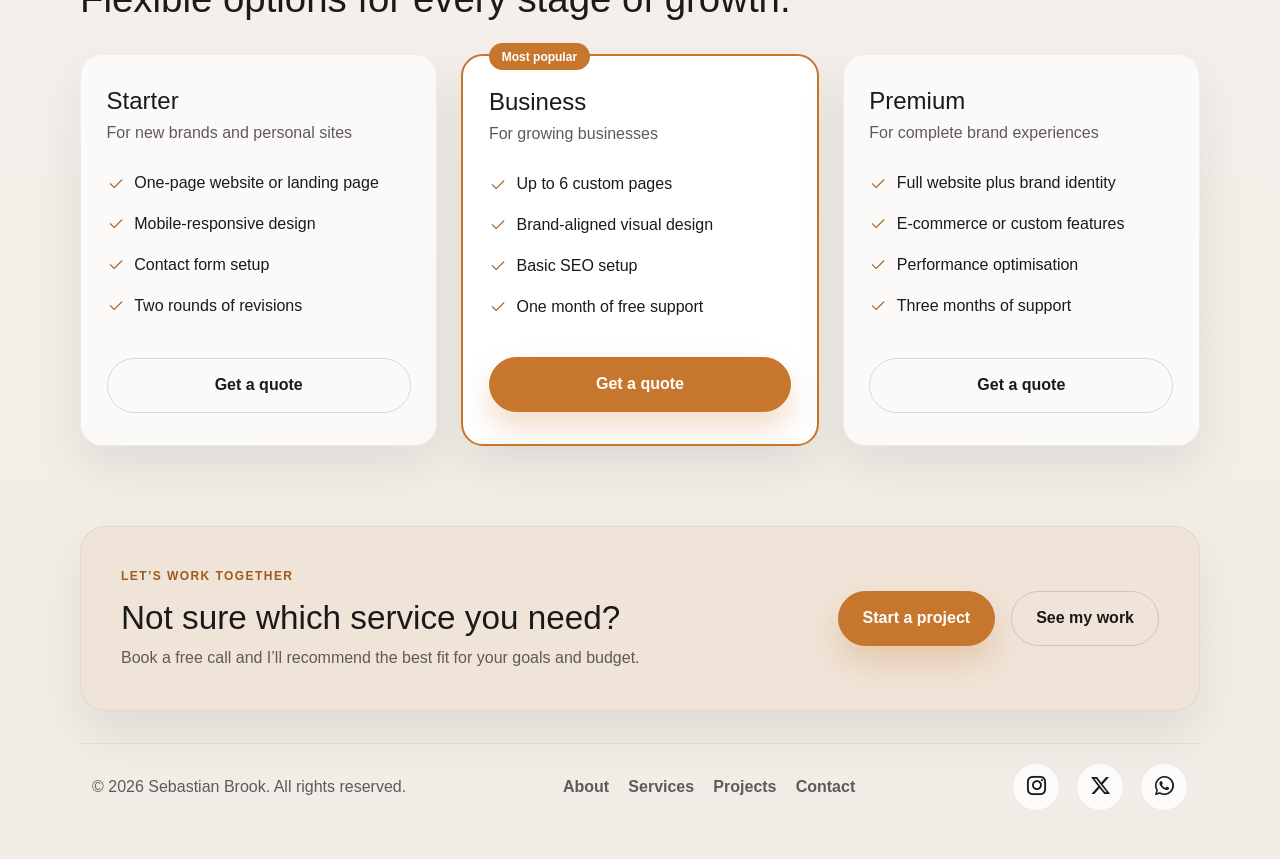
<file: services.html>
<!DOCTYPE html>
<html lang="en">
<head>
    <meta charset="UTF-8">
    <meta name="viewport" content="width=device-width, initial-scale=1.0">
    <meta name="description" content="Website design, brand identity, landing pages and more from Sebastian Brook, a Lagos-based website designer.">
    <link href="https://cdn.jsdelivr.net/npm/bootstrap@5.3.8/dist/css/bootstrap.min.css" rel="stylesheet" integrity="sha384-sRIl4kxILFvY47J16cr9ZwB07vP4J8+LH7qKQnuqkuIAvNWLzeN8tE5YBujZqJLB" crossorigin="anonymous">
    <link rel="stylesheet" href="https://cdn.jsdelivr.net/npm/bootstrap-icons@1.11.3/font/bootstrap-icons.css">
    <link rel="stylesheet" href="style.css">
    <link rel="icon" href="sblogo.png">
    <title>Services | Sebastian Brook</title>
</head>
<body>
    <header class="site-header">
        <nav class="nav-bar container">
            <a href="index.html" class="logo" aria-label="Sebastian Brook home">
                <img src="sblogo.png" alt="Sebastian Brook logo">
            </a>
            <ul class="nav-links" id="nav-links">
                <li><a href="index.html">Home</a></li>
                <li><a href="about.html">About</a></li>
                <li><a href="services.html">Services</a></li>
                <li><a href="projects.html">Projects</a></li>
                <li><a href="contact.html">Contact</a></li>
            </ul>
            <time class="nav-time" id="nav-time" aria-label="Current local time"></time>
            <button class="nav-toggle" type="button" aria-label="Open menu" aria-expanded="false" aria-controls="nav-links">
                <i class="bi bi-list" aria-hidden="true"></i>
            </button>
        </nav>
    </header>

    <main>
        <section class="page-hero container">
            <p class="eyebrow">Services</p>
            <h1>Creative solutions for ambitious brands.</h1>
            <p class="lead">From first sketch to final launch, I offer end-to-end design services that help your business look professional and grow online.</p>
        </section>

        <section class="services container">
            <div class="services-grid">
                <article class="service-card">
                    <i class="bi bi-window-fullscreen"></i>
                    <h4>Website Design</h4>
                    <p>Modern, responsive websites designed to look premium and convert visitors into customers.</p>
                </article>
                <article class="service-card">
                    <i class="bi bi-palette"></i>
                    <h4>Brand Identity</h4>
                    <p>Visual systems that bring consistency, emotional appeal, and stronger brand recall.</p>
                </article>
                <article class="service-card">
                    <i class="bi bi-bar-chart-line"></i>
                    <h4>Landing Pages</h4>
                    <p>Focused pages built to communicate value clearly and guide users toward action.</p>
                </article>
                <article class="service-card">
                    <i class="bi bi-phone"></i>
                    <h4>UI/UX Design</h4>
                    <p>Intuitive interfaces and user journeys for web and mobile apps that people enjoy using.</p>
                </article>
                <article class="service-card">
                    <i class="bi bi-cart3"></i>
                    <h4>E-commerce Websites</h4>
                    <p>Online stores that showcase your products beautifully and make checkout simple.</p>
                </article>
                <article class="service-card">
                    <i class="bi bi-tools"></i>
                    <h4>Website Maintenance</h4>
                    <p>Ongoing updates, fixes, and improvements to keep your website fast, secure, and current.</p>
                </article>
            </div>
        </section>

        <section class="process container">
            <div class="section-heading">
                <p class="eyebrow">How I work</p>
                <h3>A simple process with clear results.</h3>
            </div>

            <div class="task-grid">
                <article class="md-task">
                    <span class="step-number">01</span>
                    <h4>Discover</h4>
                    <p>We talk through your goals, audience, and competitors to define what success looks like.</p>
                </article>
                <article class="md-task">
                    <span class="step-number">02</span>
                    <h4>Design</h4>
                    <p>I create wireframes and visual designs, refining them with your feedback at each stage.</p>
                </article>
                <article class="md-task">
                    <span class="step-number">03</span>
                    <h4>Develop</h4>
                    <p>Your design comes to life as a fast, responsive website that works on every device.</p>
                </article>
                <article class="md-task">
                    <span class="step-number">04</span>
                    <h4>Launch</h4>
                    <p>We go live, and I make sure everything runs smoothly with support after launch.</p>
                </article>
            </div>
        </section>

        <section class="pricing container">
            <div class="section-heading">
                <p class="eyebrow">Packages</p>
                <h3>Flexible options for every stage of growth.</h3>
            </div>

            <div class="pricing-grid">
                <article class="price-card">
                    <h4>Starter</h4>
                    <p class="price-note">For new brands and personal sites</p>
                    <ul>
                        <li><i class="bi bi-check2"></i>One-page website or landing page</li>
                        <li><i class="bi bi-check2"></i>Mobile-responsive design</li>
                        <li><i class="bi bi-check2"></i>Contact form setup</li>
                        <li><i class="bi bi-check2"></i>Two rounds of revisions</li>
                    </ul>
                    <a href="contact.html" class="btn btn-secondary">Get a quote</a>
                </article>
                <article class="price-card featured">
                    <span class="badge-tag">Most popular</span>
                    <h4>Business</h4>
                    <p class="price-note">For growing businesses</p>
                    <ul>
                        <li><i class="bi bi-check2"></i>Up to 6 custom pages</li>
                        <li><i class="bi bi-check2"></i>Brand-aligned visual design</li>
                        <li><i class="bi bi-check2"></i>Basic SEO setup</li>
                        <li><i class="bi bi-check2"></i>One month of free support</li>
                    </ul>
                    <a href="contact.html" class="btn btn-primary">Get a quote</a>
                </article>
                <article class="price-card">
                    <h4>Premium</h4>
                    <p class="price-note">For complete brand experiences</p>
                    <ul>
                        <li><i class="bi bi-check2"></i>Full website plus brand identity</li>
                        <li><i class="bi bi-check2"></i>E-commerce or custom features</li>
                        <li><i class="bi bi-check2"></i>Performance optimisation</li>
                        <li><i class="bi bi-check2"></i>Three months of support</li>
                    </ul>
                    <a href="contact.html" class="btn btn-secondary">Get a quote</a>
                </article>
            </div>
        </section>

        <section class="cta-band container">
            <div class="cta-inner">
                <div>
                    <p class="eyebrow">Let’s work together</p>
                    <h3>Not sure which service you need?</h3>
                    <p>Book a free call and I’ll recommend the best fit for your goals and budget.</p>
                </div>
                <div class="cta-group">
                    <a href="contact.html" class="btn btn-primary">Start a project</a>
                    <a href="projects.html" class="btn btn-secondary">See my work</a>
                </div>
            </div>
        </section>
    </main>

    <footer class="site-footer">
        <div class="container footer-wrap">
            <p>© <span id="year">2025</span> Sebastian Brook. All rights reserved.</p>
            <ul class="footer-links">
                <li><a href="about.html">About</a></li>
                <li><a href="services.html">Services</a></li>
                <li><a href="projects.html">Projects</a></li>
                <li><a href="contact.html">Contact</a></li>
            </ul>
            <div class="socials footer-socials">
                <a href="https://www.instagram.com" target="_blank" rel="noreferrer" aria-label="Instagram"><i class="bi bi-instagram"></i></a>
                <a href="https://www.x.com" target="_blank" rel="noreferrer" aria-label="X"><i class="bi bi-twitter-x"></i></a>
                <a href="https://wa.me/2348000000000" target="_blank" rel="noreferrer" aria-label="WhatsApp"><i class="bi bi-whatsapp"></i></a>
            </div>
        </div>
    </footer>

    <script src="https://cdn.jsdelivr.net/npm/bootstrap@5.3.8/dist/js/bootstrap.bundle.min.js" integrity="sha384-FKyoEForCGlyvwx9Hj09JcYn3nv7wiPVlz7YYwJrWVcXK/BmnVDxM+D2scQbITxI" crossorigin="anonymous"></script>
    <script src="script.js"></script>
</body>
</html>
</file>
<file: style.css>
:root {
    --bg: #f5f0eb;
    --panel: #f9f4ef;
    --panel-strong: #f0e4d8;
    --text: #1b1a1a;
    --muted: #5e5a59;
    --accent: #c7772d;
    --accent-dark: #9d5b1c;
    --white: #ffffff;
    --shadow: 0 22px 50px rgba(19, 17, 16, 0.08);
}

* {
    box-sizing: border-box;
}

html {
    scroll-behavior: smooth;
}

body {
    margin: 0;
    font-family: 'Segoe UI', Tahoma, Geneva, Verdana, sans-serif;
    background: linear-gradient(180deg, #f8f4f1 0%, #f2ece6 100%);
    color: var(--text);
}

img {
    max-width: 100%;
    display: block;
}

a {
    text-decoration: none;
}

.container {
    width: min(1120px, calc(100% - 2rem));
    margin: 0 auto;
}

.site-header {
    position: sticky;
    top: 0;
    z-index: 10;
    background: rgba(255, 255, 255, 0.7);
    backdrop-filter: blur(12px);
    border-bottom: 1px solid rgba(27, 26, 26, 0.08);
}

.nav-bar {
    display: flex;
    justify-content: space-between;
    align-items: center;
    min-height: 78px;
    gap: 1.5rem;
}

.logo {
    display: inline-flex;
    align-items: center;
    justify-content: center;
    width: 52px;
    height: 52px;
    border-radius: 50%;
    overflow: hidden;
    box-shadow: var(--shadow);
}

.logo img {
    width: 100%;
    height: 100%;
    object-fit: cover;
}

.nav-links {
    display: flex;
    align-items: center;
    justify-content: center;
    gap: 1.5rem;
    list-style: none;
    margin: 0;
    padding: 0;
    flex: 1;
}

.nav-links a {
    color: var(--text);
    font-weight: 600;
    padding: 0.5rem 0.8rem;
    border-radius: 999px;
    transition: 0.25s ease;
}

.nav-links a:hover,
.nav-links a:focus-visible {
    background: rgba(199, 119, 45, 0.1);
    color: var(--accent-dark);
}

.nav-time {
    font-size: 0.85rem;
    color: var(--muted);
    white-space: nowrap;
    font-weight: 700;
}

.nav-toggle {
    display: none;
    align-items: center;
    justify-content: center;
    width: 44px;
    height: 44px;
    border: 1px solid rgba(27, 26, 26, 0.12);
    border-radius: 12px;
    background: var(--white);
    color: var(--text);
    font-size: 1.6rem;
    cursor: pointer;
    transition: 0.25s ease;
}

.nav-toggle:hover,
.nav-toggle:focus-visible {
    color: var(--accent-dark);
    border-color: var(--accent);
}

/* Small screens: logo left, clock centre, menu icon right */
@media (max-width: 820px) {
    .nav-bar {
        position: relative;
        display: grid;
        grid-template-columns: 1fr auto 1fr;
        min-height: 68px;
        gap: 0.75rem;
    }

    .logo {
        justify-self: start;
        width: 44px;
        height: 44px;
    }

    .nav-time {
        grid-column: 2;
        grid-row: 1;
        justify-self: center;
    }

    .nav-toggle {
        display: inline-flex;
        grid-column: 3;
        grid-row: 1;
        justify-self: end;
    }

    .nav-links {
        display: none;
        position: absolute;
        top: 100%;
        left: 0;
        right: 0;
        flex-direction: column;
        align-items: stretch;
        gap: 0.35rem;
        padding: 0.75rem;
        background: var(--white);
        border: 1px solid rgba(27, 26, 26, 0.08);
        border-radius: 0 0 16px 16px;
        box-shadow: var(--shadow);
    }

    .nav-links.open {
        display: flex;
    }

    .nav-links a {
        display: block;
        padding: 0.75rem 1rem;
        border-radius: 12px;
    }
}

.hero {
    display: grid;
    grid-template-columns: 1fr 1.1fr;
    align-items: center;
    gap: 4rem;
    padding: 4rem 0 2rem;
}

.hero-image {
    display: flex;
    justify-content: center;
}

.hero-image img {
    width: min(420px, 100%);
    border-radius: 30% 70% 60% 40% / 40% 40% 60% 60%;
    object-fit: cover;
    box-shadow: var(--shadow);
    border: 10px solid rgba(255, 255, 255, 0.7);
}

.eyebrow {
    margin: 0 0 0.8rem;
    text-transform: uppercase;
    letter-spacing: 0.12em;
    font-size: 0.75rem;
    font-weight: 700;
    color: var(--accent-dark);
}

.hero-content h1 {
    font-size: clamp(2.6rem, 4vw, 5rem);
    line-height: 1.05;
    margin: 0;
    color: var(--text);
}

.hero-content h2 {
    margin-top: 0.75rem;
    font-size: clamp(1.4rem, 2vw, 2.1rem);
    color: var(--muted);
    font-weight: 600;
}

.lead {
    margin-top: 1.2rem;
    font-size: 1.08rem;
    line-height: 1.8;
    color: var(--muted);
    max-width: 600px;
}

.cta-group {
    display: flex;
    gap: 1rem;
    margin-top: 2rem;
    flex-wrap: wrap;
}

.btn {
    display: inline-flex;
    align-items: center;
    justify-content: center;
    padding: 0.9rem 1.5rem;
    border-radius: 999px;
    font-weight: 700;
    transition: transform 0.2s ease, box-shadow 0.2s ease;
}

.btn:hover,
.btn:focus-visible {
    transform: translateY(-2px);
}

.btn-primary {
    background: var(--accent);
    border: 1px solid var(--accent);
    color: var(--white);
    box-shadow: 0 16px 30px rgba(199, 119, 45, 0.25);
}

.btn-primary:hover,
.btn-primary:focus-visible {
    background: var(--accent-dark);
    color: var(--white);
}

.btn-secondary {
    background: transparent;
    border: 1px solid rgba(27, 26, 26, 0.15);
    color: var(--text);
}

.socials {
    display: flex;
    align-items: center;
    gap: 1rem;
    margin-top: 2rem;
    font-size: 1.6rem;
}

.socials a {
    display: inline-flex;
    align-items: center;
    justify-content: center;
    width: 3rem;
    height: 3rem;
    border-radius: 50%;
    background: rgba(255, 255, 255, 0.8);
    color: var(--text);
    border: 1px solid rgba(27, 26, 26, 0.08);
    transition: 0.25s ease;
}

.socials a:hover,
.socials a:focus-visible {
    background: var(--accent);
    color: var(--white);
    transform: translateY(-2px);
}

.info-band {
    padding: 1rem 0 0;
}

.info-grid {
    display: grid;
    grid-template-columns: repeat(3, minmax(0, 1fr));
    gap: 1rem;
    background: rgba(255, 255, 255, 0.6);
    border: 1px solid rgba(27, 26, 26, 0.08);
    border-radius: 24px;
    padding: 1.2rem 1.5rem;
    box-shadow: var(--shadow);
}

.info-grid div {
    display: flex;
    flex-direction: column;
    align-items: center;
    text-align: center;
    gap: 0.45rem;
    padding: 0.8rem;
}

.info-grid strong {
    font-size: clamp(1.6rem, 2vw, 2rem);
    color: var(--accent-dark);
}

.info-grid span {
    color: var(--muted);
    font-weight: 600;
}

.values,
.services,
.projects,
.contact {
    padding: 5rem 0 0;
}

.section-heading {
    margin-bottom: 2rem;
}

.section-heading h3 {
    margin: 0;
    font-size: clamp(2rem, 3vw, 2.8rem);
    line-height: 1.2;
}

.task-grid,
.services-grid,
.project-grid {
    display: grid;
    gap: 1.5rem;
}

.task-grid {
    grid-template-columns: repeat(4, minmax(0, 1fr));
}

.md-task {
    background: rgba(255, 255, 255, 0.7);
    border: 1px solid rgba(27, 26, 26, 0.06);
    border-radius: 20px;
    padding: 1.6rem 1.3rem;
    box-shadow: var(--shadow);
    transition: transform 0.2s ease;
}

.md-task:hover {
    transform: translateY(-4px);
}

.icon {
    display: inline-flex;
    align-items: center;
    justify-content: center;
    width: 3rem;
    height: 3rem;
    border-radius: 12px;
    background: rgba(199, 119, 45, 0.12);
    color: var(--accent-dark);
    font-size: 1.5rem;
    margin-bottom: 1rem;
}

.md-task h4,
.service-card h4,
.project-content h4 {
    margin: 0 0 0.7rem;
    font-size: 1.4rem;
}

.md-task p,
.service-card p,
.project-content p {
    margin: 0;
    color: var(--muted);
    line-height: 1.7;
}

.services-grid {
    grid-template-columns: repeat(3, minmax(0, 1fr));
}

.service-card {
    background: rgba(255, 255, 255, 0.7);
    border-radius: 20px;
    padding: 2rem 1.5rem;
    border: 1px solid rgba(27, 26, 26, 0.06);
    box-shadow: var(--shadow);
}

.service-card i {
    display: inline-flex;
    width: 3rem;
    height: 3rem;
    align-items: center;
    justify-content: center;
    border-radius: 14px;
    background: rgba(199, 119, 45, 0.12);
    color: var(--accent-dark);
    font-size: 1.5rem;
    margin-bottom: 1rem;
}

.project-grid {
    grid-template-columns: repeat(3, minmax(0, 1fr));
}

.project-card {
    min-height: 320px;
    display: flex;
    align-items: end;
    padding: 1.4rem;
    border-radius: 22px;
    overflow: hidden;
    position: relative;
    box-shadow: var(--shadow);
    border: 1px solid rgba(255, 255, 255, 0.25);
}

.project-card::before {
    content: "";
    position: absolute;
    inset: 0;
    background: linear-gradient(180deg, rgba(18, 18, 18, 0.05), rgba(18, 18, 18, 0.7));
}

.project-content {
    position: relative;
    z-index: 1;
    color: var(--white);
}

.project-content span {
    display: inline-block;
    margin-bottom: 0.5rem;
    opacity: 0.85;
    font-size: 0.75rem;
    text-transform: uppercase;
    letter-spacing: 0.12em;
}

.project-one {
    background: url('Brooks - Website Designer Portfolio Website.png') center/cover no-repeat;
}

.project-two {
    background: linear-gradient(135deg, rgba(34, 34, 34, 0.05), rgba(34, 34, 34, 0.4)),
        url('https://images.unsplash.com/photo-1522202176988-66273c2fd55f?auto=format&fit=crop&w=900&q=80') center/cover no-repeat;
}

.project-three {
    background: linear-gradient(135deg, rgba(34, 34, 34, 0.05), rgba(34, 34, 34, 0.4)),
        url('https://images.unsplash.com/photo-1516321165247-4aa89a48be28?auto=format&fit=crop&w=900&q=80') center/cover no-repeat;
}

.contact-box {
    display: grid;
    grid-template-columns: 0.9fr 1.1fr;
    gap: 2rem;
    background: rgba(255, 255, 255, 0.7);
    border: 1px solid rgba(27, 26, 26, 0.06);
    border-radius: 26px;
    padding: 2rem;
    box-shadow: var(--shadow);
}

.contact-details {
    display: flex;
    flex-direction: column;
    gap: 1.5rem;
    justify-content: center;
}

.contact-details span {
    display: block;
    margin-bottom: 0.5rem;
    color: var(--muted);
    font-size: 0.8rem;
    text-transform: uppercase;
    letter-spacing: 0.12em;
}

.contact-details a,
.contact-details p {
    margin: 0;
    color: var(--text);
    font-weight: 600;
    font-size: 1.08rem;
}

.contact-form {
    display: flex;
    flex-direction: column;
    gap: 1rem;
}

.contact-form label {
    display: flex;
    flex-direction: column;
    gap: 0.5rem;
    font-weight: 600;
    color: var(--text);
}

.contact-form input,
.contact-form textarea {
    width: 100%;
    border: 1px solid rgba(27, 26, 26, 0.12);
    border-radius: 14px;
    padding: 0.9rem 1rem;
    background: rgba(245, 240, 235, 0.8);
    font: inherit;
    color: var(--text);
}

.contact-form input:focus,
.contact-form textarea:focus {
    outline: 2px solid rgba(199, 119, 45, 0.18);
    border-color: rgba(199, 119, 45, 0.7);
}

.site-footer {
    padding: 2rem 0 3rem;
}

.footer-wrap {
    display: flex;
    align-items: center;
    justify-content: space-between;
    gap: 1rem;
    padding-top: 1.2rem;
    border-top: 1px solid rgba(27, 26, 26, 0.08);
}

.footer-wrap p {
    margin: 0;
    color: var(--muted);
}

.footer-socials {
    margin-top: 0;
    font-size: 1.2rem;
}

@media (max-width: 900px) {
    .hero,
    .contact-box {
        grid-template-columns: 1fr;
    }

    .task-grid {
        grid-template-columns: repeat(2, minmax(0, 1fr));
    }

    .services-grid,
    .project-grid {
        grid-template-columns: 1fr;
    }
}

@media (max-width: 640px) {
    .info-grid,
    .task-grid {
        grid-template-columns: 1fr;
    }

    .footer-wrap {
        flex-direction: column;
        text-align: center;
    }
}


/* ===========================
   Multi-page additions
   =========================== */

[hidden] {
    display: none !important;
}

.nav-links a.active {
    background: var(--accent);
    color: var(--white);
}

.text-link {
    display: inline-flex;
    align-items: center;
    gap: 0.4rem;
    color: var(--accent-dark);
    font-weight: 700;
    white-space: nowrap;
}

.text-link i {
    transition: transform 0.2s ease;
}

.text-link:hover i {
    transform: translateX(4px);
}

.split-heading {
    display: flex;
    justify-content: space-between;
    align-items: end;
    gap: 1.5rem;
}

.muted-text {
    color: var(--muted);
    line-height: 1.8;
}

/* Page hero (inner pages) */
.page-hero {
    padding: 5rem 0 1rem;
    max-width: 820px;
    margin-left: auto;
    margin-right: auto;
    text-align: center;
}

.page-hero h1 {
    font-size: clamp(2.2rem, 4vw, 3.6rem);
    line-height: 1.1;
    margin: 0;
}

.page-hero .lead {
    margin-left: auto;
    margin-right: auto;
}

/* About */
.about-intro {
    display: grid;
    grid-template-columns: 0.9fr 1.1fr;
    gap: 4rem;
    align-items: center;
    padding: 3rem 0 0;
}

.about-image img {
    width: 100%;
    max-width: 420px;
    margin: 0 auto;
    border-radius: 30px;
    object-fit: cover;
    box-shadow: var(--shadow);
    border: 10px solid rgba(255, 255, 255, 0.7);
}

.about-text h3 {
    font-size: clamp(1.8rem, 3vw, 2.4rem);
    margin: 0 0 1rem;
}

.about-text p {
    color: var(--muted);
    line-height: 1.8;
}

.experience,
.skills,
.process,
.pricing,
.testimonials,
.faq,
.cta-band {
    padding: 5rem 0 0;
}

.experience-banner {
    height: 320px;
    border-radius: 24px;
    box-shadow: var(--shadow);
    background: url('https://images.unsplash.com/photo-1498050108023-c5249f4df085?auto=format&fit=crop&w=1400&q=80') center/cover no-repeat;
}

.experience-grid {
    display: grid;
    grid-template-columns: 1fr 1fr;
    gap: 3rem;
    margin-top: 2.5rem;
}

.experience-grid h3 {
    font-size: clamp(1.6rem, 2.4vw, 2.1rem);
    margin: 0 0 1rem;
    line-height: 1.3;
}

.stat-row {
    display: flex;
    flex-wrap: wrap;
    gap: 2.5rem;
    margin-top: 1.5rem;
}

.stat-row div {
    display: flex;
    flex-direction: column;
}

.stat-row strong {
    font-size: 1.8rem;
    color: var(--accent-dark);
}

.stat-row span {
    color: var(--muted);
    font-size: 0.9rem;
}

.experience-list {
    list-style: none;
    margin: 0;
    padding: 0;
}

.experience-list li {
    display: flex;
    align-items: center;
    gap: 1rem;
    padding: 1.1rem 0;
    border-bottom: 1px solid rgba(27, 26, 26, 0.08);
}

.experience-list li:last-child {
    border-bottom: none;
}

.exp-icon {
    flex-shrink: 0;
    display: inline-flex;
    align-items: center;
    justify-content: center;
    width: 2.8rem;
    height: 2.8rem;
    border-radius: 12px;
    background: rgba(199, 119, 45, 0.12);
    color: var(--accent-dark);
    font-size: 1.2rem;
}

.experience-list h4 {
    margin: 0 0 0.2rem;
    font-size: 1.05rem;
}

.experience-list span {
    color: var(--muted);
    font-size: 0.88rem;
}

.skill-tags {
    display: flex;
    flex-wrap: wrap;
    gap: 0.8rem;
    list-style: none;
    margin: 0;
    padding: 0;
}

.skill-tags li {
    padding: 0.65rem 1.2rem;
    border-radius: 999px;
    background: rgba(255, 255, 255, 0.8);
    border: 1px solid rgba(27, 26, 26, 0.08);
    font-weight: 600;
    box-shadow: 0 8px 20px rgba(19, 17, 16, 0.04);
}

/* Services: process & pricing */
.step-number {
    display: inline-block;
    font-size: 2rem;
    font-weight: 800;
    color: var(--accent);
    margin-bottom: 0.6rem;
}

.pricing-grid {
    display: grid;
    grid-template-columns: repeat(3, minmax(0, 1fr));
    gap: 1.5rem;
    align-items: stretch;
}

.price-card {
    position: relative;
    display: flex;
    flex-direction: column;
    background: rgba(255, 255, 255, 0.7);
    border: 1px solid rgba(27, 26, 26, 0.06);
    border-radius: 22px;
    padding: 2rem 1.6rem;
    box-shadow: var(--shadow);
}

.price-card.featured {
    border: 2px solid var(--accent);
    background: var(--white);
}

.price-card h4 {
    font-size: 1.5rem;
    margin: 0 0 0.3rem;
}

.price-note {
    color: var(--muted);
    margin-bottom: 1.2rem;
}

.price-card ul {
    list-style: none;
    padding: 0;
    margin: 0 0 1.8rem;
    flex: 1;
}

.price-card li {
    display: flex;
    gap: 0.6rem;
    padding: 0.45rem 0;
    color: var(--text);
}

.price-card li i {
    color: var(--accent-dark);
    font-size: 1.1rem;
}

.badge-tag {
    position: absolute;
    top: -0.85rem;
    left: 1.6rem;
    background: var(--accent);
    color: var(--white);
    font-size: 0.75rem;
    font-weight: 700;
    padding: 0.3rem 0.8rem;
    border-radius: 999px;
}

/* Projects: filter & testimonials */
.filter-bar {
    display: flex;
    flex-wrap: wrap;
    justify-content: center;
    gap: 0.7rem;
    margin-bottom: 2rem;
}

.filter-btn {
    border: 1px solid rgba(27, 26, 26, 0.12);
    background: rgba(255, 255, 255, 0.8);
    color: var(--text);
    font-weight: 600;
    padding: 0.55rem 1.2rem;
    border-radius: 999px;
    transition: 0.2s ease;
}

.filter-btn:hover,
.filter-btn.active {
    background: var(--accent);
    border-color: var(--accent);
    color: var(--white);
}

.project-card {
    transition: transform 0.25s ease;
}

.project-card:hover {
    transform: translateY(-4px);
}

.project-four {
    background: url('https://images.unsplash.com/photo-1441986300917-64674bd600d8?auto=format&fit=crop&w=900&q=80') center/cover no-repeat;
}

.project-five {
    background: url('https://images.unsplash.com/photo-1540575467063-178a50c2df87?auto=format&fit=crop&w=900&q=80') center/cover no-repeat;
}

.project-six {
    background: url('https://images.unsplash.com/photo-1554118811-1e0d58224f24?auto=format&fit=crop&w=900&q=80') center/cover no-repeat;
}

.quote-card {
    margin: 0;
    background: rgba(255, 255, 255, 0.7);
    border: 1px solid rgba(27, 26, 26, 0.06);
    border-radius: 20px;
    padding: 2rem 1.6rem;
    box-shadow: var(--shadow);
    display: flex;
    flex-direction: column;
}

.quote-card > i {
    font-size: 2.2rem;
    color: var(--accent);
    line-height: 1;
}

.quote-card blockquote {
    margin: 0.8rem 0 1.4rem;
    color: var(--text);
    line-height: 1.7;
    flex: 1;
}

.quote-card figcaption strong {
    display: block;
}

.quote-card figcaption span {
    color: var(--muted);
    font-size: 0.88rem;
}

/* Contact: select, status & FAQ */
.contact-form select {
    width: 100%;
    border: 1px solid rgba(27, 26, 26, 0.12);
    border-radius: 14px;
    padding: 0.9rem 1rem;
    background: rgba(245, 240, 235, 0.8);
    font: inherit;
    color: var(--text);
}

.contact-form select:focus {
    outline: 2px solid rgba(199, 119, 45, 0.18);
    border-color: rgba(199, 119, 45, 0.7);
}

.form-status {
    margin: 0;
    color: var(--accent-dark);
    font-weight: 600;
}

.contact-socials {
    margin-top: 0;
}

.faq-list {
    display: flex;
    flex-direction: column;
    gap: 1rem;
    max-width: 820px;
}

.faq details {
    background: rgba(255, 255, 255, 0.7);
    border: 1px solid rgba(27, 26, 26, 0.06);
    border-radius: 18px;
    padding: 1.2rem 1.4rem;
    box-shadow: 0 10px 24px rgba(19, 17, 16, 0.05);
}

.faq summary {
    cursor: pointer;
    font-weight: 700;
    list-style: none;
    display: flex;
    justify-content: space-between;
    gap: 1rem;
}

.faq summary::-webkit-details-marker {
    display: none;
}

.faq summary::after {
    content: "+";
    color: var(--accent-dark);
    font-size: 1.3rem;
    line-height: 1;
}

.faq details[open] summary::after {
    content: "\2212";
}

.faq details p {
    margin: 0.8rem 0 0;
    color: var(--muted);
    line-height: 1.7;
}

/* Call-to-action band */
.cta-inner {
    display: flex;
    justify-content: space-between;
    align-items: center;
    gap: 2rem;
    padding: 2.5rem;
    border-radius: 26px;
    background: var(--panel-strong);
    border: 1px solid rgba(27, 26, 26, 0.06);
    box-shadow: var(--shadow);
}

.cta-inner h3 {
    margin: 0 0 0.5rem;
    font-size: clamp(1.6rem, 2.6vw, 2.2rem);
}

.cta-inner p:not(.eyebrow) {
    margin: 0;
    color: var(--muted);
}

.cta-inner .cta-group {
    margin-top: 0;
    flex-shrink: 0;
}

/* Footer links */
.footer-links {
    display: flex;
    flex-wrap: wrap;
    gap: 1.2rem;
    list-style: none;
    margin: 0;
    padding: 0;
}

.footer-links a {
    color: var(--muted);
    font-weight: 600;
}

.footer-links a:hover {
    color: var(--accent-dark);
}

@media (max-width: 900px) {
    .about-intro,
    .experience-grid,
    .pricing-grid {
        grid-template-columns: 1fr;
    }

    .about-intro {
        gap: 2rem;
    }

    .cta-inner {
        flex-direction: column;
        align-items: flex-start;
    }
}

@media (max-width: 640px) {
    .page-hero {
        padding-top: 3rem;
    }

    .split-heading {
        flex-direction: column;
        align-items: flex-start;
    }

    .experience-banner {
        height: 200px;
    }

    .cta-inner {
        padding: 1.8rem 1.4rem;
    }

    .footer-links {
        justify-content: center;
    }
}
</file>
